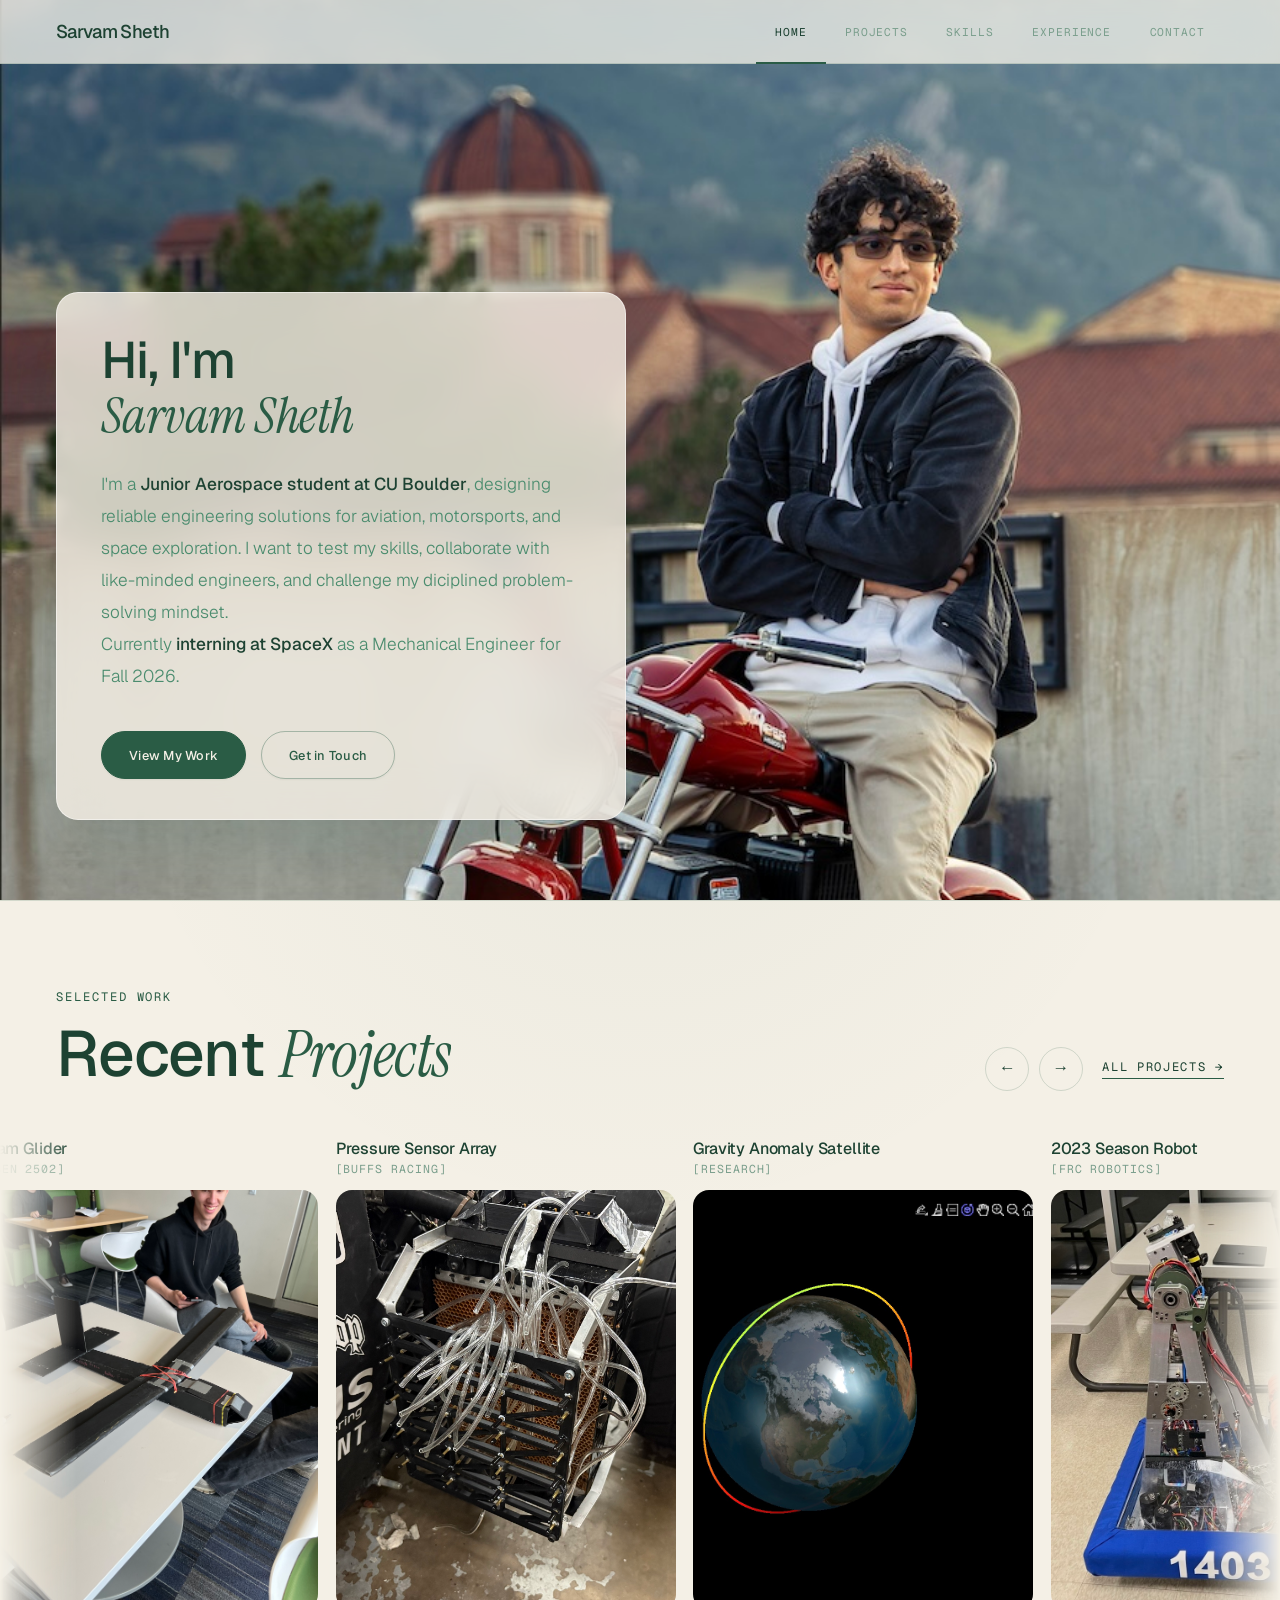
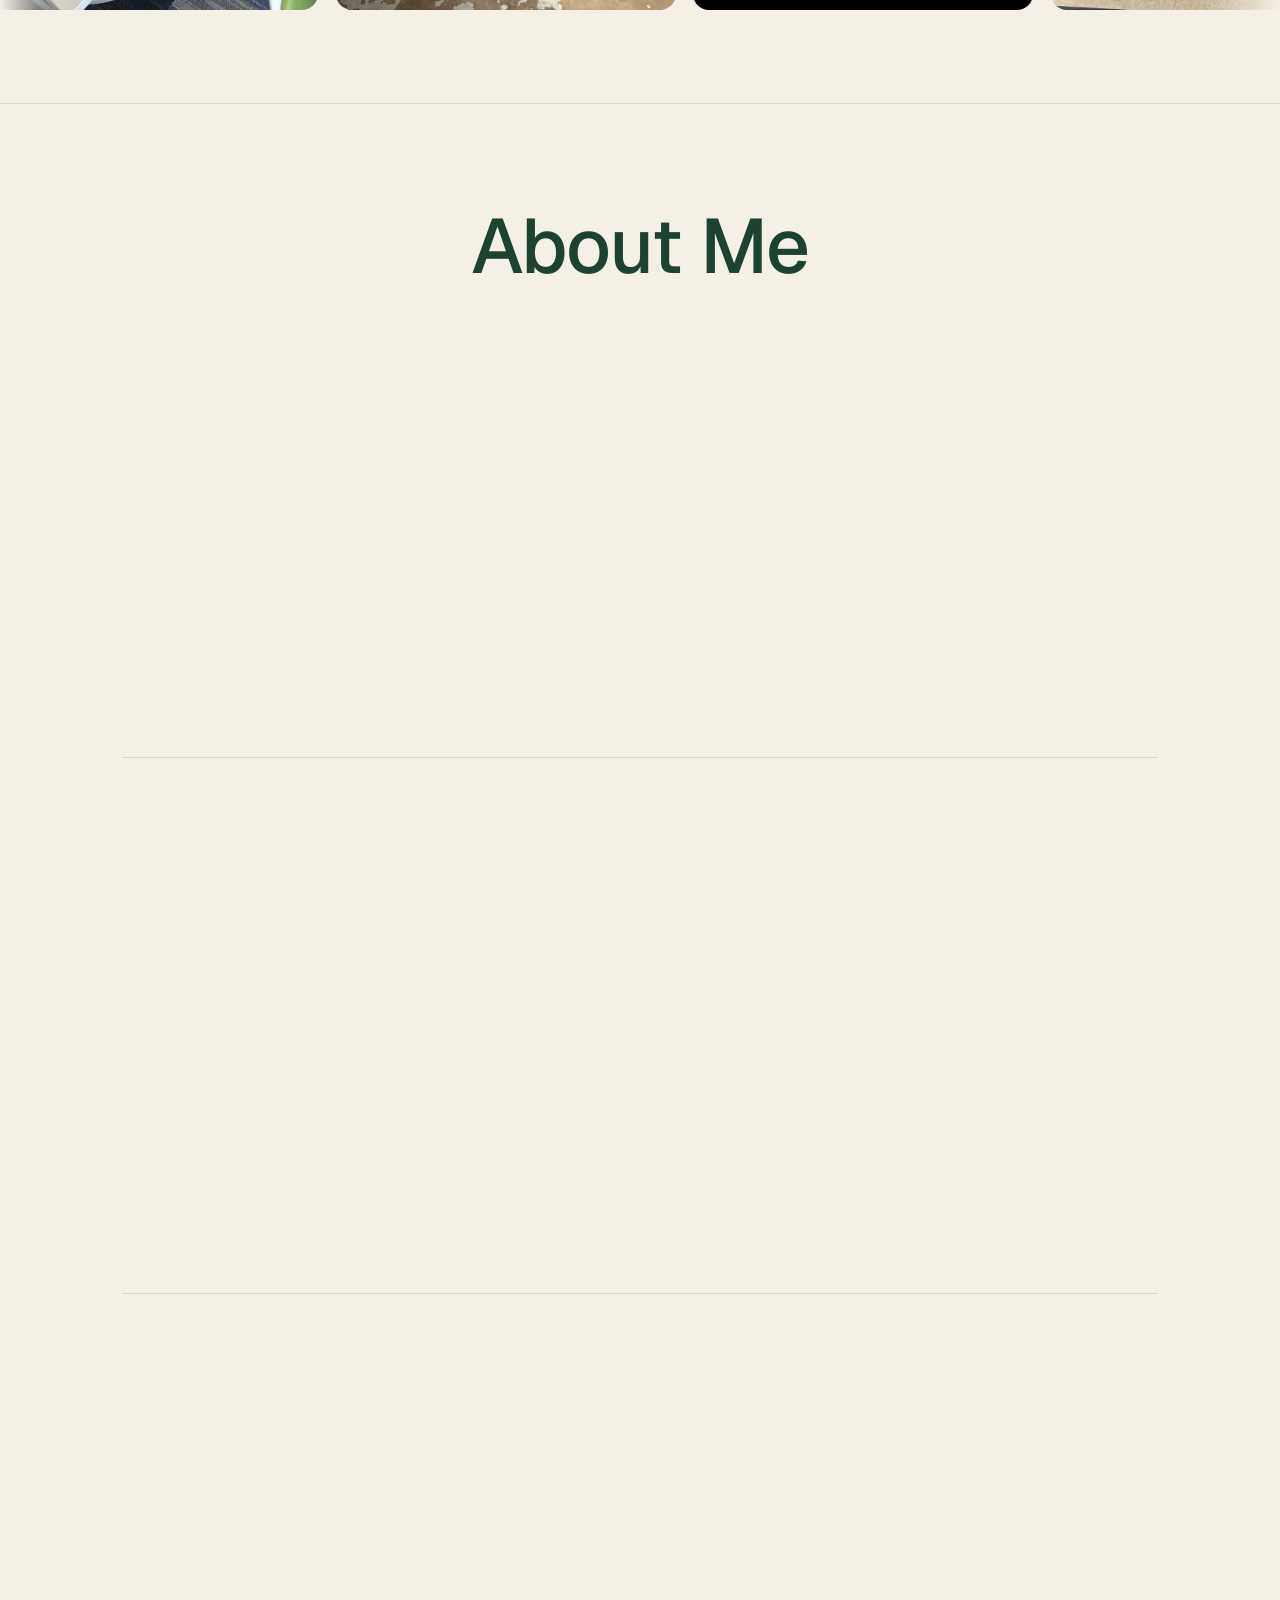
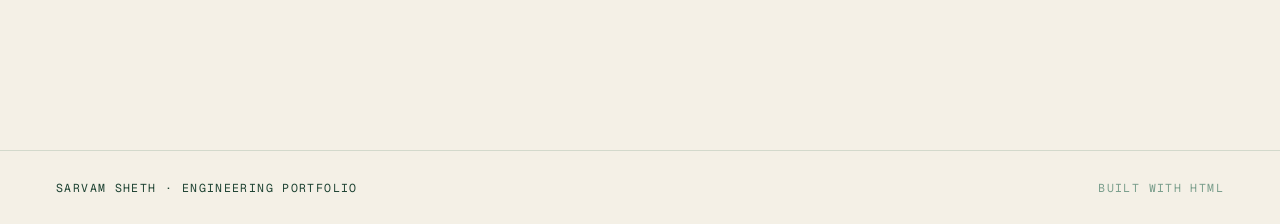
<file: index.html>
<!DOCTYPE html>
<html lang="en">
<head>
  <meta charset="UTF-8"/>
  <meta name="viewport" content="width=device-width, initial-scale=1.0"/>
  <title>Sarvam Sheth — Engineering Portfolio</title>
  <link rel="preconnect" href="https://fonts.googleapis.com">
  <link href="https://fonts.googleapis.com/css2?family=Geist:wght@300;400;500;600;700&family=Geist+Mono:wght@400;500&family=Instrument+Serif:ital@0;1&display=swap" rel="stylesheet">
  <link rel="stylesheet" href="styles.css">
</head>
<body>

<!-- NAV -->
<nav>
  <span class="nav-logo" onclick="location.href='index.html'">Sarvam Sheth</span>
  <button class="nav-toggle" type="button" aria-label="Open menu" aria-expanded="false" onclick="toggleNav()">
    <span></span><span></span><span></span>
  </button>
  <ul class="nav-links">
    <li><button onclick="location.href='index.html'" id="nav-index" class="active">Home</button></li>
    <li><button onclick="location.href='projects.html'" id="nav-projects">Projects</button></li>
    <li><button onclick="location.href='skills.html'" id="nav-skills">Skills</button></li>
    <li><button onclick="location.href='experience.html'" id="nav-experience">Experience</button></li>
    <li><button onclick="location.href='contact.html'" id="nav-contact">Contact</button></li>
  </ul>
</nav>

<div class="page active" id="page-home">

  <!-- Wrapper is taller than viewport — gives scroll room for sticky hero -->
  <div class="hero-wrapper">
    <div class="hero-fullbg" id="hero-sticky">

      <!-- BACKGROUND IMAGE — replace placeholder with your photo -->
      <div class="hero-bg-img">
        <!--
          TO ADD YOUR PHOTO:
          Replace the entire .hero-bg-placeholder div below with:
          <img src="your-photo.jpg" alt="Sarvam Sheth">
        -->
        <img src="bikeShort.jpeg" alt="Sarvam Sheth">
      </div>

      <!-- Text content — appears on scroll -->
      <div class="hero-content">
        <h1 class="hero-title">Hi, I'm<br><em>Sarvam Sheth</em></h1>
        <p class="hero-bio">
          I'm a <strong>Junior Aerospace student at CU Boulder</strong>, designing reliable engineering 
          solutions for aviation, motorsports, and space exploration.
          I want to test my skills, collaborate with like-minded engineers, 
          and challenge my diciplined problem-solving mindset.
          <br>
          Currently <strong>interning at SpaceX</strong> as a Mechanical Engineer for Fall 2026. 
        </p>
        <div class="hero-actions">
          <button class="btn btn-solid" onclick="location.href='projects.html'">View My Work</button>
          <button class="btn btn-solid" onclick="location.href='contact.html'">Get in Touch</button>
        </div>
      </div>

      <div class="hero-scroll-hint" id="hero-scroll-hint">Scroll</div>
    </div>
  </div><!-- /hero-wrapper -->

  <!-- Selected work — project strip; each card opens that project on the Projects page -->
  <section class="work-strip" id="work">
    <div class="work-head">
      <div>
        <p class="section-eyebrow">Selected Work</p>
        <h2 class="page-title">Recent <em>Projects</em></h2>
      </div>
      <div class="work-nav">
        <button class="work-arrow" type="button" data-dir="-1" aria-label="Previous projects">&larr;</button>
        <button class="work-arrow" type="button" data-dir="1" aria-label="Next projects">&rarr;</button>
        <a class="work-all" href="projects.html">All projects &rarr;</a>
      </div>
    </div>
    <div class="work-track" aria-label="Projects carousel">
      <a class="work-card" href="projects.html#p0" style="--i:0">
        <span class="work-label"><span class="work-name">Foam Glider</span><span class="work-cat">[ASEN 2502]</span></span>
        <span class="work-img"><img src="glider.jpeg" alt="Foam Glider" loading="lazy"></span>
      </a>
      <a class="work-card" href="projects.html#p1" style="--i:1">
        <span class="work-label"><span class="work-name">Pressure Sensor Array</span><span class="work-cat">[Buffs Racing]</span></span>
        <span class="work-img"><img src="rake.jpeg" alt="Pressure Sensor Array" loading="lazy"></span>
      </a>
      <a class="work-card" href="projects.html#p2" style="--i:2">
        <span class="work-label"><span class="work-name">Gravity Anomaly Satellite</span><span class="work-cat">[Research]</span></span>
        <span class="work-img"><img src="globe.jpeg" alt="Gravity Anomaly Satellite" loading="lazy"></span>
      </a>
      <a class="work-card" href="projects.html#p3" style="--i:3">
        <span class="work-label"><span class="work-name">2023 Season Robot</span><span class="work-cat">[FRC Robotics]</span></span>
        <span class="work-img"><img src="robot.jpeg" alt="2023 Season Robot" loading="lazy"></span>
      </a>
      <a class="work-card" href="projects.html#p4" style="--i:4">
        <span class="work-label"><span class="work-name">Interactive Planter</span><span class="work-cat">[GEEN 1400]</span></span>
        <span class="work-img"><img src="planter.jpeg" alt="Interactive Planter" loading="lazy"></span>
      </a>
    </div>
  </section>

  <!-- About — centered heading + 3 alternating full-width rows -->
  <div class="home-about" id="home-about">
    <div class="page-header" style="text-align:center; border-bottom:none; padding-top:1rem;">
      <h2 class="page-title">About Me</h2>
    </div>

    <div class="about-rows">

      <div class="about-row">
        <div class="about-row-text proj-slide-left">
          <p class="about-row-label">Who I Am</p>
          <div class="about-body">
            <p>
              I'm a disciplined learner who strives to experience as many things as possible. Whether its 
              developing a new skill to diagnosing what's wrong with my scooter engine, 
              I approach every problem with determination, curiosity, and passion for what I work on.
            </p>
            <p>
              I'm seeking engineering intern roles in aerospace/mechanical engineering.
            </p>
          </div>
          <div style="margin-top:2rem">
            <a class="btn btn-solid" href="Sarvam Sheth Resume November 2026.pdf">Download Resume →</a>
          </div>
        </div>
        <div class="about-row-img proj-slide-right">
          <div class="hero-bg-img">
            <img src="Engine.jpeg" alt="Engine go Kaboom">
          </div>
        </div>
      </div>

      <div class="about-row flip">
        <div class="about-row-img proj-slide-left">
          <div class="hero-bg-img">
            <img src="NYCFlight.jpeg" alt="NYC Flight">
          </div>
        </div>
        <div class="about-row-text proj-slide-right">
          <p class="about-row-label">My Interests</p>
          <div class="about-body">
            <p>
              Since I was 15, I have flown to amazing places. Now I have my Commercial License
              with an Instrument Rating. My favorite trip is  going up the hudson at night,
              where you are lower than most of the buildings off the wing.
            </p>
          </div>
        </div>
      </div>

      <div class="about-row">
        <div class="about-row-text proj-slide-left">
          <p class="about-row-label">What I Want to Work On</p>
          <div class="about-body">
            <p>
              After seeing the success of Ingenuity and the rapid testing of Starship launch, 
              people/robots need a way to transport things on Mars quick. I want to tie the knot
              between my passion for aviation and space exploration by creating drones that could deliver
              cargo and transport people across a colony.
            </p>
            <p>
            
            </p>
          </div>
        </div>
        <div class="about-row-img proj-slide-right">
          <div class="hero-bg-img">
            <img src="Shuttle.jpeg" alt="Space Shuttle">
          </div>
        </div>
      </div>

    </div>
  </div>

</div><!-- /home -->

<!-- ══════════════════════════════════════════
     PROJECTS
══════════════════════════════════════════ -->


<footer>
  <span>Sarvam Sheth &middot; Engineering Portfolio</span>
  <span>Built with HTML</span>
</footer>

<script src="main.js"></script>
</body>
</html>
</file>
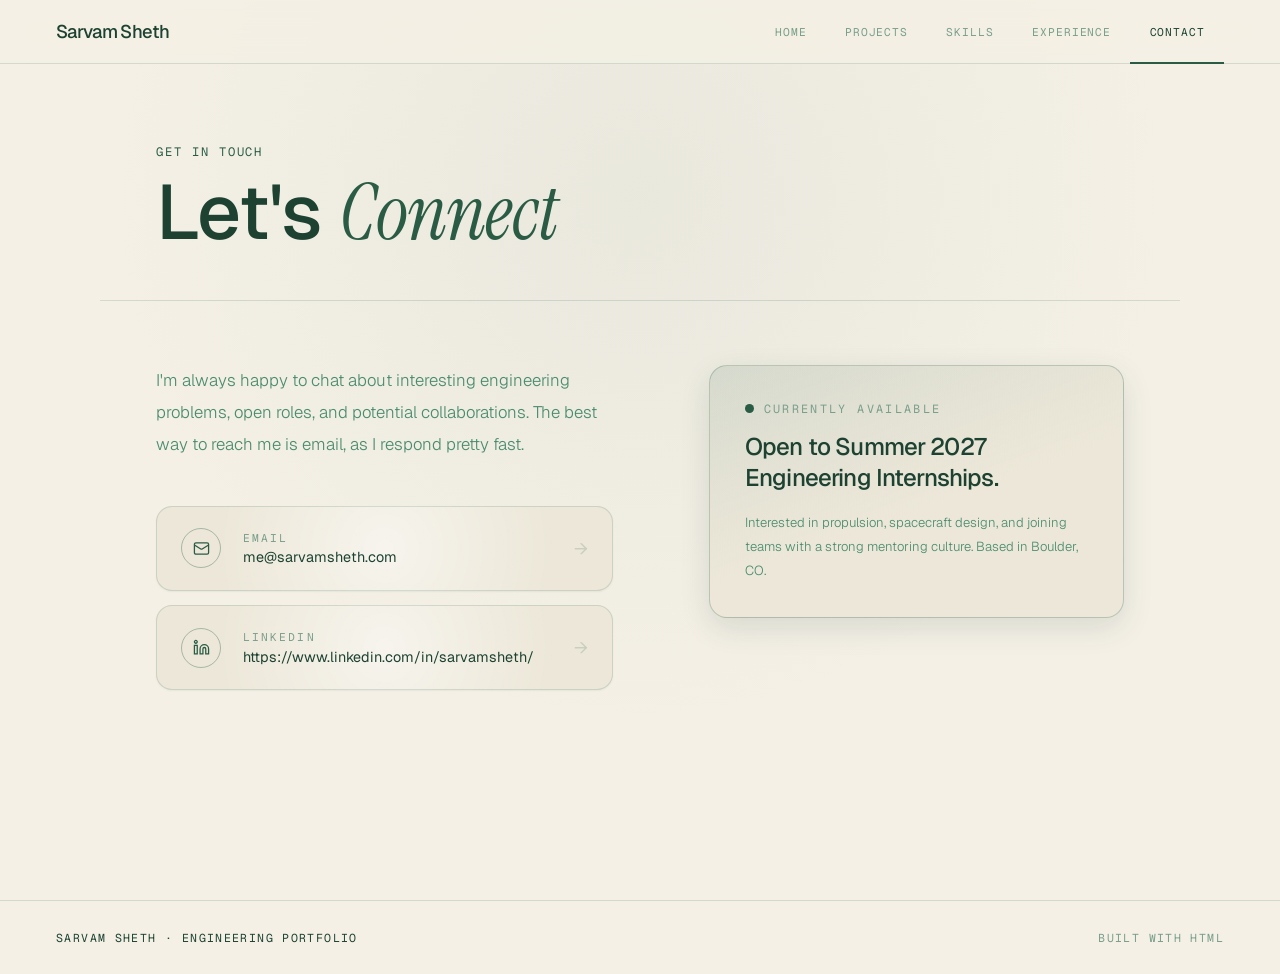
<file: contact.html>
<!DOCTYPE html>
<html lang="en">
<head>
  <meta charset="UTF-8"/>
  <meta name="viewport" content="width=device-width, initial-scale=1.0"/>
  <title>Contact — Sarvam Sheth</title>
  <link rel="preconnect" href="https://fonts.googleapis.com">
  <link href="https://fonts.googleapis.com/css2?family=Geist:wght@300;400;500;600;700&family=Geist+Mono:wght@400;500&family=Instrument+Serif:ital@0;1&display=swap" rel="stylesheet">
  <link rel="stylesheet" href="styles.css">
</head>
<body>

<!-- NAV -->
<nav>
  <span class="nav-logo" onclick="location.href='index.html'">Sarvam Sheth</span>
  <button class="nav-toggle" type="button" aria-label="Open menu" aria-expanded="false" onclick="toggleNav()">
    <span></span><span></span><span></span>
  </button>
  <ul class="nav-links">
    <li><button onclick="location.href='index.html'" id="nav-index">Home</button></li>
    <li><button onclick="location.href='projects.html'" id="nav-projects">Projects</button></li>
    <li><button onclick="location.href='skills.html'" id="nav-skills">Skills</button></li>
    <li><button onclick="location.href='experience.html'" id="nav-experience">Experience</button></li>
    <li><button onclick="location.href='contact.html'" id="nav-contact" class="active">Contact</button></li>
  </ul>
</nav>

<div class="page active" id="page-contact">
  <div class="page-header">
    <p class="section-eyebrow">Get in Touch</p>
    <h2 class="page-title">Let's <em>Connect</em></h2>
  </div>

  <div class="contact-body">
    <div class="reveal">
      <p class="contact-intro">
        I'm always happy to chat about interesting engineering problems, open roles,
        and potential collaborations. The best way to reach me is email, as I respond pretty fast.
      </p>
      <div class="contact-channels">

        <a class="contact-channel" href="mailto:me@sarvamsheth.com">
          <div class="ch-icon">
            <svg viewBox="0 0 24 24" fill="none" stroke="currentColor" stroke-width="1.8">
              <rect x="2" y="4" width="20" height="16" rx="2"/>
              <path d="m22 7-8.97 5.7a1.94 1.94 0 0 1-2.06 0L2 7"/>
            </svg>
          </div>
          <div class="ch-meta">
            <div class="ch-type">Email</div>
            <div class="ch-val">me@sarvamsheth.com</div>
          </div>
          <div class="ch-arr">→</div>
        </a>

        <a class="contact-channel" href="https://www.linkedin.com/in/sarvam-sheth-b23569243/" target="_blank">
          <div class="ch-icon">
            <svg viewBox="0 0 24 24" fill="none" stroke="currentColor" stroke-width="1.8">
              <path d="M16 8a6 6 0 0 1 6 6v7h-4v-7a2 2 0 0 0-2-2 2 2 0 0 0-2 2v7h-4v-7a6 6 0 0 1 6-6z"/>
              <rect x="2" y="9" width="4" height="12"/><circle cx="4" cy="4" r="2"/>
            </svg>
          </div>
          <div class="ch-meta">
            <div class="ch-type">LinkedIn</div>
            <div class="ch-val">https://www.linkedin.com/in/sarvamsheth/</div>
          </div>
          <div class="ch-arr">→</div>
        </a>
      </div>
    </div>

    <div class="reveal">
      <div class="avail-card">
        <div class="avail-status"><span class="avail-dot"></span>Currently Available</div>
        <div class="avail-title">Open to Summer 2027 Engineering Internships.</div>
        <div class="avail-detail">
          Interested in propulsion, spacecraft design, and joining teams with a strong
          mentoring culture. Based in Boulder, CO.
        </div>
      </div>
    </div>
  </div>
</div><!-- /contact -->

<!-- FOOTER -->


<footer>
  <span>Sarvam Sheth &middot; Engineering Portfolio</span>
  <span>Built with HTML</span>
</footer>

<script src="main.js"></script>
</body>
</html>
</file>
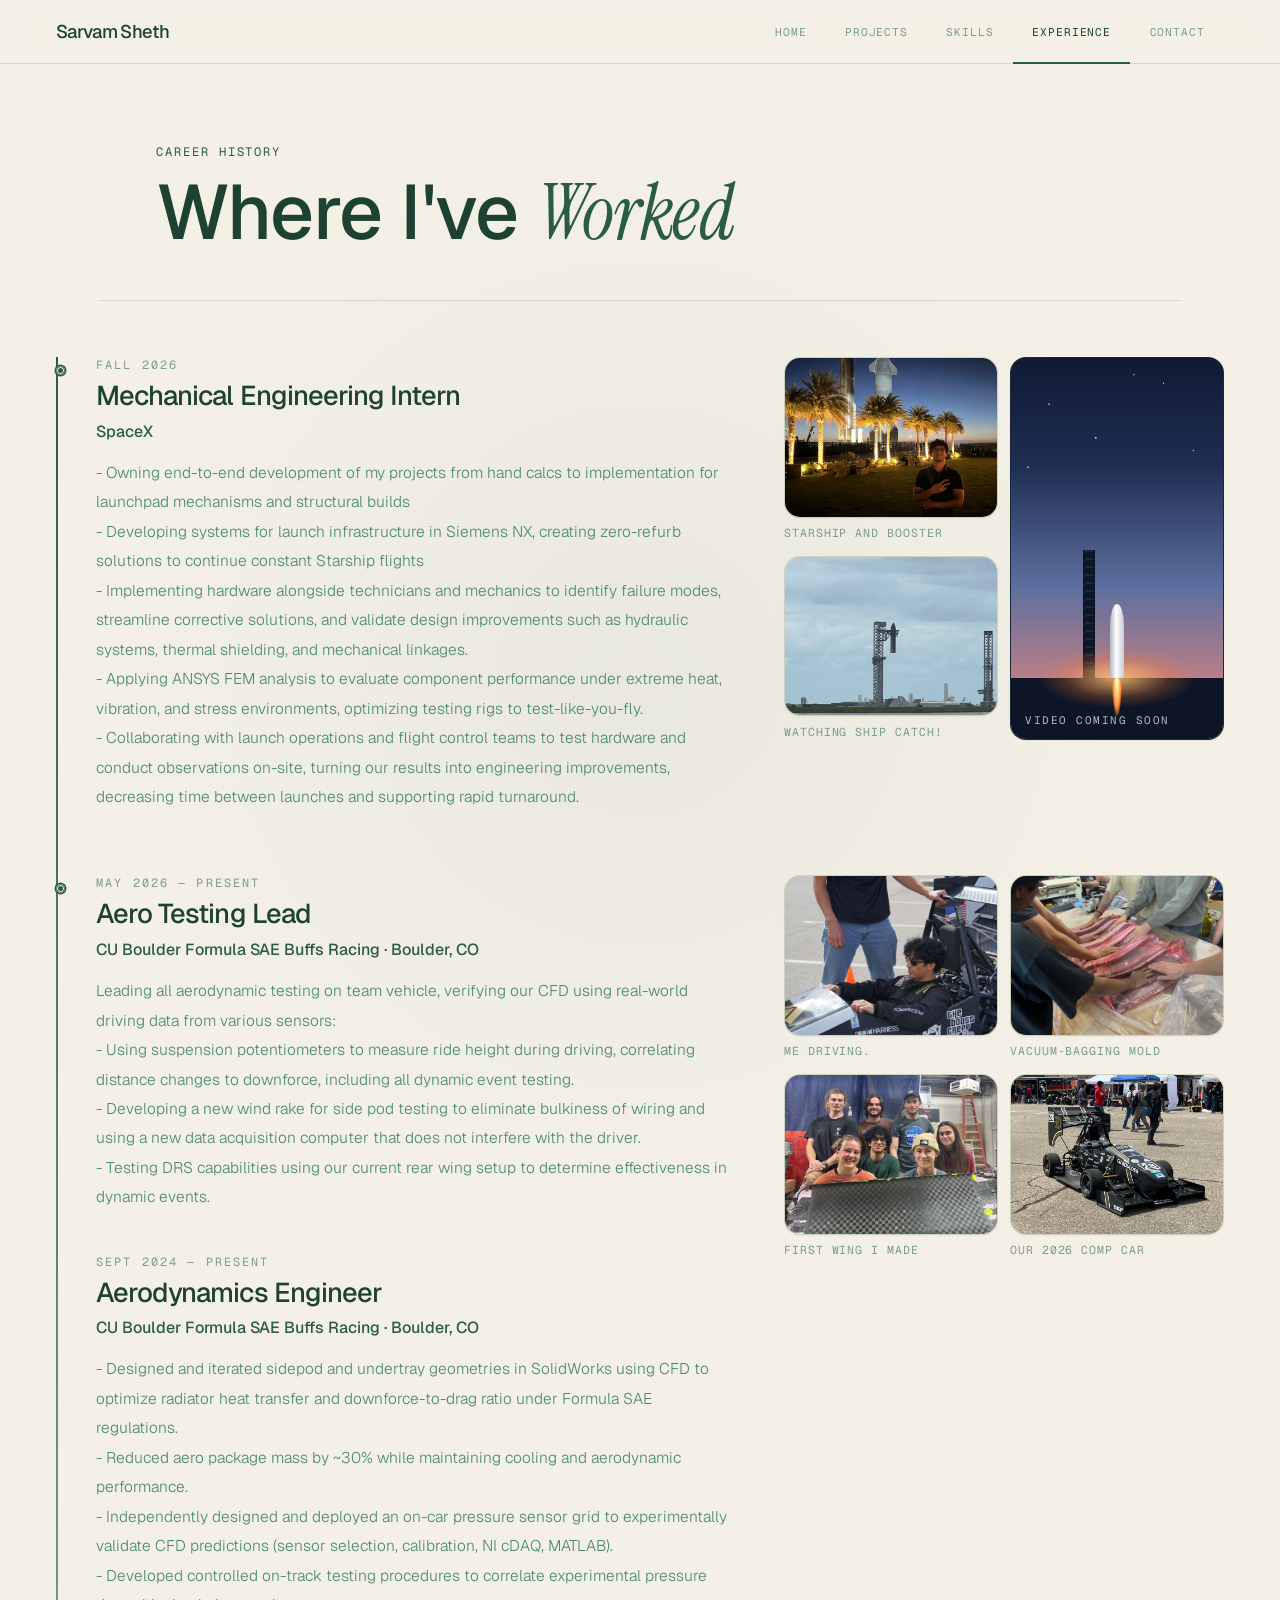
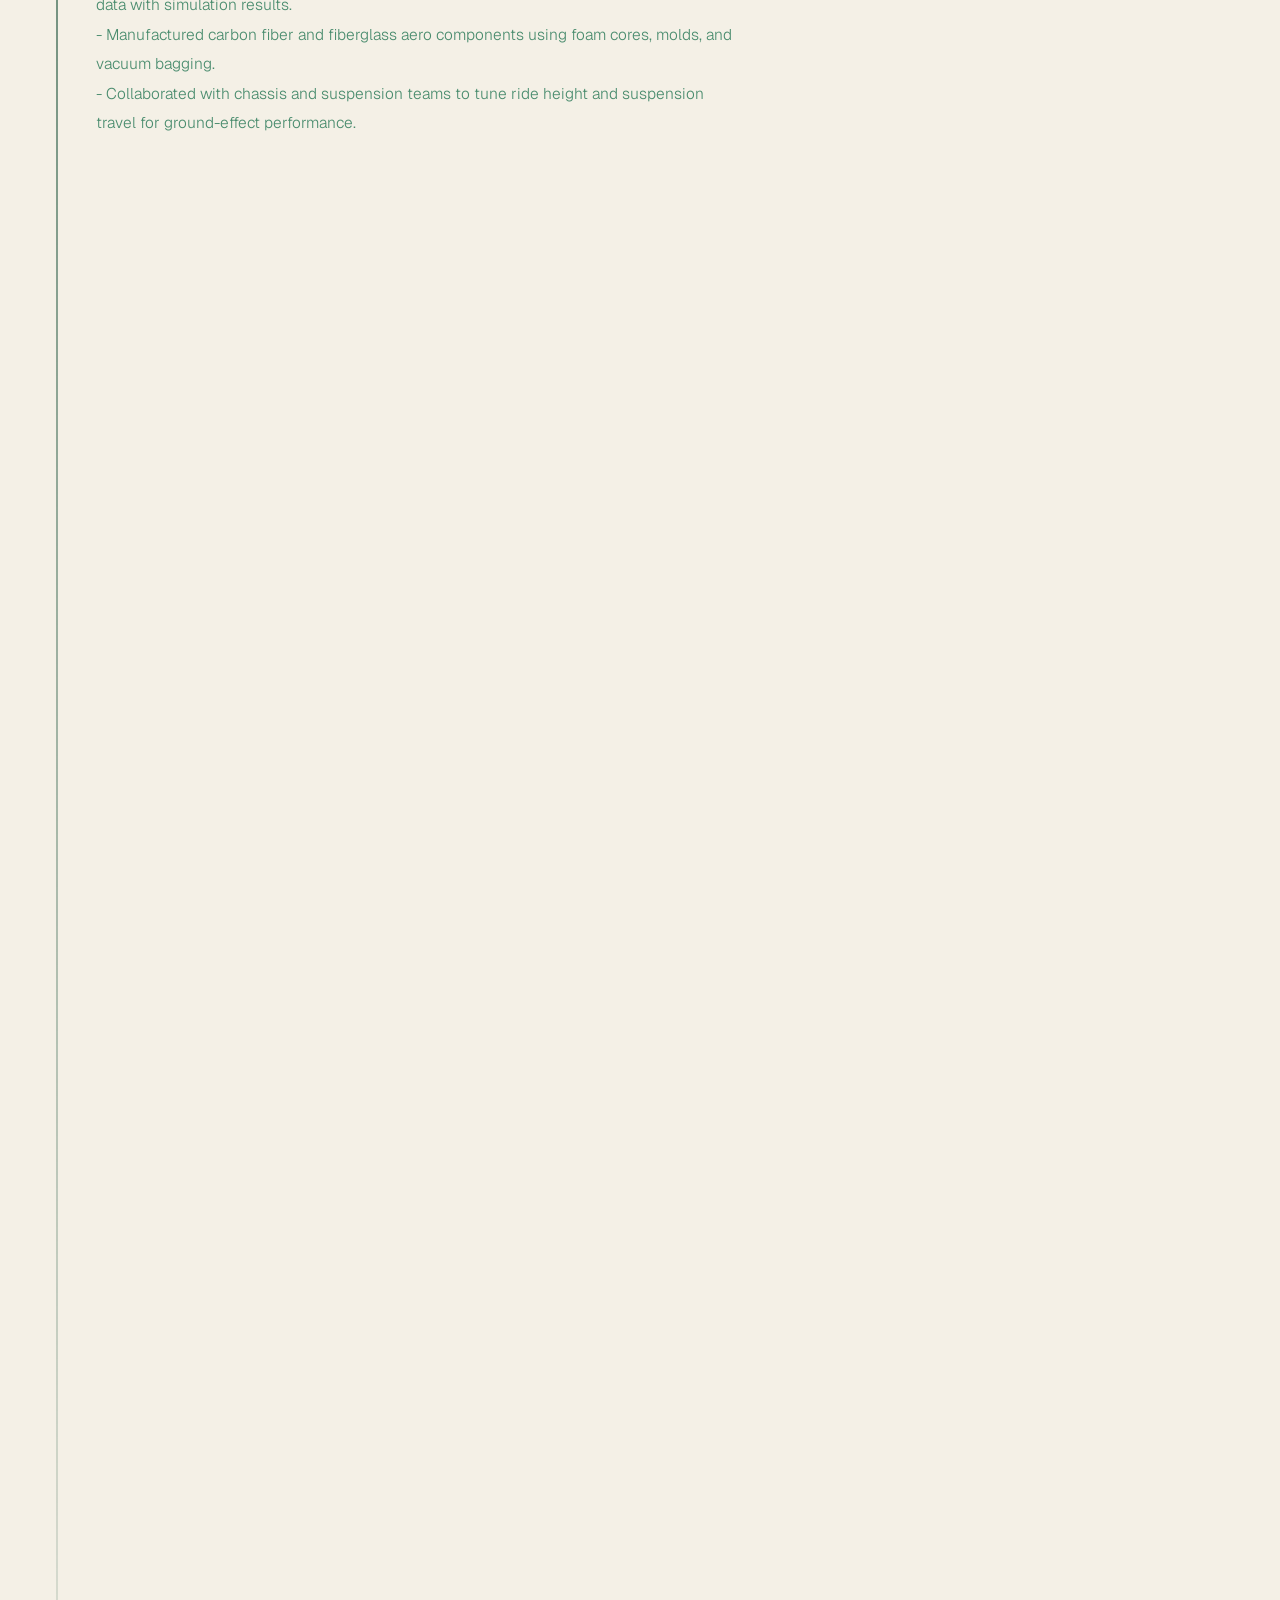
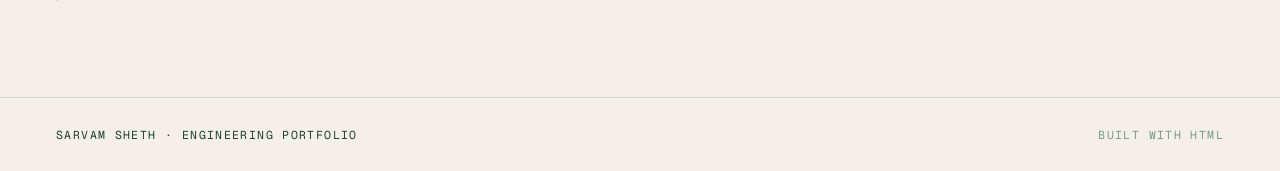
<file: experience.html>
<!DOCTYPE html>
<html lang="en">
<head>
  <meta charset="UTF-8"/>
  <meta name="viewport" content="width=device-width, initial-scale=1.0"/>
  <title>Experience — Sarvam Sheth</title>
  <link rel="preconnect" href="https://fonts.googleapis.com">
  <link href="https://fonts.googleapis.com/css2?family=Geist:wght@300;400;500;600;700&family=Geist+Mono:wght@400;500&family=Instrument+Serif:ital@0;1&display=swap" rel="stylesheet">
  <link rel="stylesheet" href="styles.css">
</head>
<body>

<!-- NAV -->
<nav>
  <span class="nav-logo" onclick="location.href='index.html'">Sarvam Sheth</span>
  <button class="nav-toggle" type="button" aria-label="Open menu" aria-expanded="false" onclick="toggleNav()">
    <span></span><span></span><span></span>
  </button>
  <ul class="nav-links">
    <li><button onclick="location.href='index.html'" id="nav-index">Home</button></li>
    <li><button onclick="location.href='projects.html'" id="nav-projects">Projects</button></li>
    <li><button onclick="location.href='skills.html'" id="nav-skills">Skills</button></li>
    <li><button onclick="location.href='experience.html'" id="nav-experience" class="active">Experience</button></li>
    <li><button onclick="location.href='contact.html'" id="nav-contact">Contact</button></li>
  </ul>
</nav>

<div class="page active" id="page-experience">
  <div class="page-header">
    <p class="section-eyebrow">Career History</p>
    <h2 class="page-title">Where I've <em>Worked</em></h2>
  </div>
  <div class="experience-body">
    <div class="timeline">
      <div class="timeline-item reveal">
        <div class="tl-text">
        <div class="tl-date">Fall 2026</div>
        <div class="tl-role">Mechanical Engineering Intern</div>
        <div class="tl-company">SpaceX</div>
        <div class="tl-desc">
          - Owning end-to-end development of my projects from hand calcs to implementation for launchpad mechanisms and structural builds <br>
          - Developing systems for launch infrastructure in Siemens NX, creating zero-refurb solutions to continue constant Starship flights <br>
          - Implementing hardware alongside technicians and mechanics to identify failure modes, streamline corrective solutions, and validate design improvements such as hydraulic systems, thermal shielding, and mechanical linkages. <br>
          - Applying ANSYS FEM analysis to evaluate component performance under extreme heat, vibration, and stress environments, optimizing testing rigs to test-like-you-fly.<br>
          - Collaborating with launch operations and flight control teams to test hardware and conduct observations on-site, turning our results into engineering improvements, decreasing time between launches and supporting rapid turnaround.<br>
        </div>
        </div>
        <div class="tl-images tl-images--video">
          <div>
            <div class="tl-img-item">
              <img src="RocketGarden.jpeg" alt="photo">
            </div>
            <p class="tl-img-cap">Starship and Booster</p>
          </div>
          <!-- Video: drop a file named spacex-video.mp4 in this folder and it plays here.
               Until then an animated placeholder shows instead. -->
          <div class="tl-video-cell">
            <div class="tl-video">
              <video src="spacex-video.mp4" autoplay muted loop playsinline preload="auto"></video>
              <div class="vp-controls">
                <button class="vp-play" type="button" aria-label="Pause video">
                  <svg class="i-pause" viewBox="0 0 24 24" fill="currentColor"><rect x="6" y="5" width="4" height="14" rx="1"/><rect x="14" y="5" width="4" height="14" rx="1"/></svg>
                  <svg class="i-play" viewBox="0 0 24 24" fill="currentColor"><path d="M8 5.5v13a1 1 0 0 0 1.5.86l10.5-6.5a1 1 0 0 0 0-1.72L9.5 4.64A1 1 0 0 0 8 5.5z"/></svg>
                </button>
                <input class="vp-seek" type="range" min="0" max="1000" step="1" value="0" aria-label="Video position">
                <span class="vp-time">0:00</span>
              </div>
              <div class="tl-video-ph" aria-hidden="true">
                <div class="vp-stars"></div>
                <div class="vp-trail"></div>
                <div class="vp-rocket"><div class="vp-body"></div><div class="vp-flame"></div></div>
                <div class="vp-ground"></div>
                <span class="vp-label">Video coming soon</span>
              </div>
            </div>
          </div>
          <div>
            <div class="tl-img-item">
              <img src="Catch.jpeg" alt="photo">
            </div>
            <p class="tl-img-cap">Watching ship catch!</p>
          </div>
        </div>
      </div>
      <div class="timeline-item reveal">
        <div class="tl-text">
        <div class="tl-date">May 2026 — Present</div>
        <div class="tl-role">Aero Testing Lead</div>
        <div class="tl-company">CU Boulder Formula SAE Buffs Racing · Boulder, CO</div>
        <div class="tl-desc">
          Leading all aerodynamic testing on team vehicle, verifying our CFD using real-world driving data from various sensors: <br>
          - Using suspension potentiometers to measure ride height during driving, correlating distance changes to downforce, including all dynamic event testing. <br>
          - Developing a new wind rake for side pod testing to eliminate bulkiness of wiring and using a new data acquisition computer that does not interfere with the driver. <br>
          - Testing DRS capabilities using our current rear wing setup to determine effectiveness in dynamic events. <br>
        </div>
        <br>
        <br>
        <div class="tl-date">Sept 2024 — Present</div>
        <div class="tl-role">Aerodynamics Engineer</div>
        <div class="tl-company">CU Boulder Formula SAE Buffs Racing · Boulder, CO</div>
        <div class="tl-desc">
          - Designed and iterated sidepod and undertray geometries in SolidWorks using CFD to optimize radiator heat transfer and downforce-to-drag ratio under Formula SAE regulations. <br>
          - Reduced aero package mass by ~30% while maintaining cooling and aerodynamic performance. <br>
          - Independently designed and deployed an on-car pressure sensor grid to experimentally validate CFD predictions (sensor selection, calibration, NI cDAQ, MATLAB). <br>
          - Developed controlled on-track testing procedures to correlate experimental pressure data with simulation results. <br>
          - Manufactured carbon fiber and fiberglass aero components using foam cores, molds, and vacuum bagging. <br>
          - Collaborated with chassis and suspension teams to tune ride height and suspension travel for ground-effect performance. <br>
        </div>
        </div>
        <div class="tl-images">
          <div>
            <div class="tl-img-item">
              <img src="Driver.jpeg" alt="photo">
            </div>
            <p class="tl-img-cap">Me driving.</p>
          </div>
          <div>
            <div class="tl-img-item">
              <img src="Mold.jpeg" alt="photo">
            </div>
            <p class="tl-img-cap">Vacuum-bagging mold</p>
          </div>
          <div>
            <div class="tl-img-item">
              <img src="FirstWing.jpeg" alt="photo">
            </div>
            <p class="tl-img-cap">First wing I made</p>
          </div>
          <div>
            <div class="tl-img-item">
              <img src="2026Car.jpeg" alt="photo">
            </div>
            <p class="tl-img-cap">Our 2026 Comp car</p>
          </div>
        </div>
      </div>
      <div class="timeline-item reveal">
        <div class="tl-text">
        <div class="tl-date">Sept 2025 — Present</div>
        <div class="tl-role">Undergraduate Researcher</div>
        <div class="tl-company">CU Boulder · Boulder, CO</div>
        <div class="tl-desc">
          Researching new methods for gravity anomaly detection using existing and new satellite designs. <br>
          - Currently developing a MATLAB simulation to correlate recent GRACE satellite data to atomic clock time relativity. <br>
          - Finding advancements to better current atomic clock structures for future missions. <br>
        </div>
        </div>
        <div class="tl-images">
          <div>
            <div class="tl-img-item">
              <img src="grace.jpeg" alt="photo">
            </div>
            <p class="tl-img-cap">Grace Satellite Example</p>
          </div>
          <div>
            <div class="tl-img-item">
              <img src="Earth.jpeg" alt="photo">
            </div>
            <p class="tl-img-cap">Simple orbit simulation in MATLAB</p>
          </div>
        </div>
      </div>
      <div class="timeline-item reveal">
        <div class="tl-text">
        <div class="tl-date">May 2025 — Aug 2025</div>
        <div class="tl-role">Aircraft Mechanics Intern</div>
        <div class="tl-company">Princeton Airport · Princeton, NJ</div>
        <div class="tl-desc">
          - Assisted A&P and IA mechanics with airport and aircraft responsibilities, and maintenance shop upkeep. <br>
          - Diagnosed mechanical, electrical, and avionics faults on general aviation aircraft by analyzing system behavior and identifying failure modes.<br>
          - Referenced maintenance manuals, wiring diagrams, and FAA documentation to troubleshoot and resolve issues.<br>
          - Assisted with a full engine replacement on a Cirrus SR20, supporting removal, installation, operational checks, and documentation for FAA compliance.<br>
          - Evaluated component wear, tolerances, and operational limits, applying real-world safety margins and reliability constraints.<br>
        </div>
        </div>
        <div class="tl-images">
          <div>
            <div class="tl-img-item">
              <img src="Warbird.jpeg" alt="Warbird">
            </div>
            <p class="tl-img-cap">Annual Inspection of a T-28B.</p>
          </div>
          <div>
            <div class="tl-img-item">
                <img src="AvionicsWiring.jpeg" alt="AvionicsWiring">
            </div>
            <p class="tl-img-cap">Working on wiring behind panel.</p>
          </div>
          <div>
            <div class="tl-img-item">
                <img src="EngineSwap.jpeg" alt="EngineSwap">
            </div>
            <p class="tl-img-cap">Engine Swap of a Cirrus SR20.</p>
          </div>
          <div>
            <div class="tl-img-item">
              <img src="Cessna.jpeg" alt="Cessna">
            </div>
            <p class="tl-img-cap">Engine Removal after crash.</p>
          </div>
          
        </div>
      </div>
      <div class="timeline-item reveal">
        <div class="tl-text">
        <div class="tl-date">Sept 2021 - June 2024</div>
        <div class="tl-role">Design Captain</div>
        <div class="tl-company">FRC Team 1403 Cougar Robotics · Skillman, NJ</div>
        <div class="tl-desc">
          - Oversaw end-to-end development of robotic components from conceptual design through manufacturing and testing, using CAD and FEA to model parts, assemblies, and subsystems.<br>
          - Led research, design iteration, and validation of mechanical components, ensuring designs met performance and manufacturability requirements.<br>
          - Led development of a lead-screw-driven telescoping arm achieving less than 1 sec extension, over 5 ft reach, and simplified maintenance for high-scoring game-piece placement.<br>
          - Operated and collaborated on fabrication using CNC machines, lathes, mills, laser cutters, and 3D printers to produce functional, purposeful hardware.<br>
          - Created and organized professional technical documentation, including CAD drawings, analyses, and design justifications, for formal review and competition judging.<br>
          - Coordinated a team of students, promoting clear communication, collaboration, and high engineering standards throughout the design cycle.<br>
          - Achieved team's highest-ever ranking 146th of 3290 teams globally.<br>
        </div>
        </div>
        <div class="tl-images">
          <div>
            <div class="tl-img-item">
              <img src="IntakePrototype.jpeg" alt="photo">
            </div>
            <p class="tl-img-cap">Prototype of Intake</p>
          </div>
          <div>
            <div class="tl-img-item">
              <img src="ArmCAD.jpeg" alt="photo">
            </div>
            <p class="tl-img-cap">CAD of Telescoping Arm</p>
          </div>
          <div>
            <div class="tl-img-item">
              <img src="SwerveCAD.jpeg" alt="photo">
            </div>
            <p class="tl-img-cap">Drivetrain CAD</p>
          </div>
          <div>
            <div class="tl-img-item">
              <img src="RobotCAD.jpeg" alt="photo">
            </div>
            <p class="tl-img-cap">Full Robot CAD</p>
          </div>
        </div>
      </div>
    </div>
  </div>
</div>

<footer>
  <span>Sarvam Sheth &middot; Engineering Portfolio</span>
  <span>Built with HTML</span>
</footer>

<script src="main.js"></script>
</body>
</html>
</file>
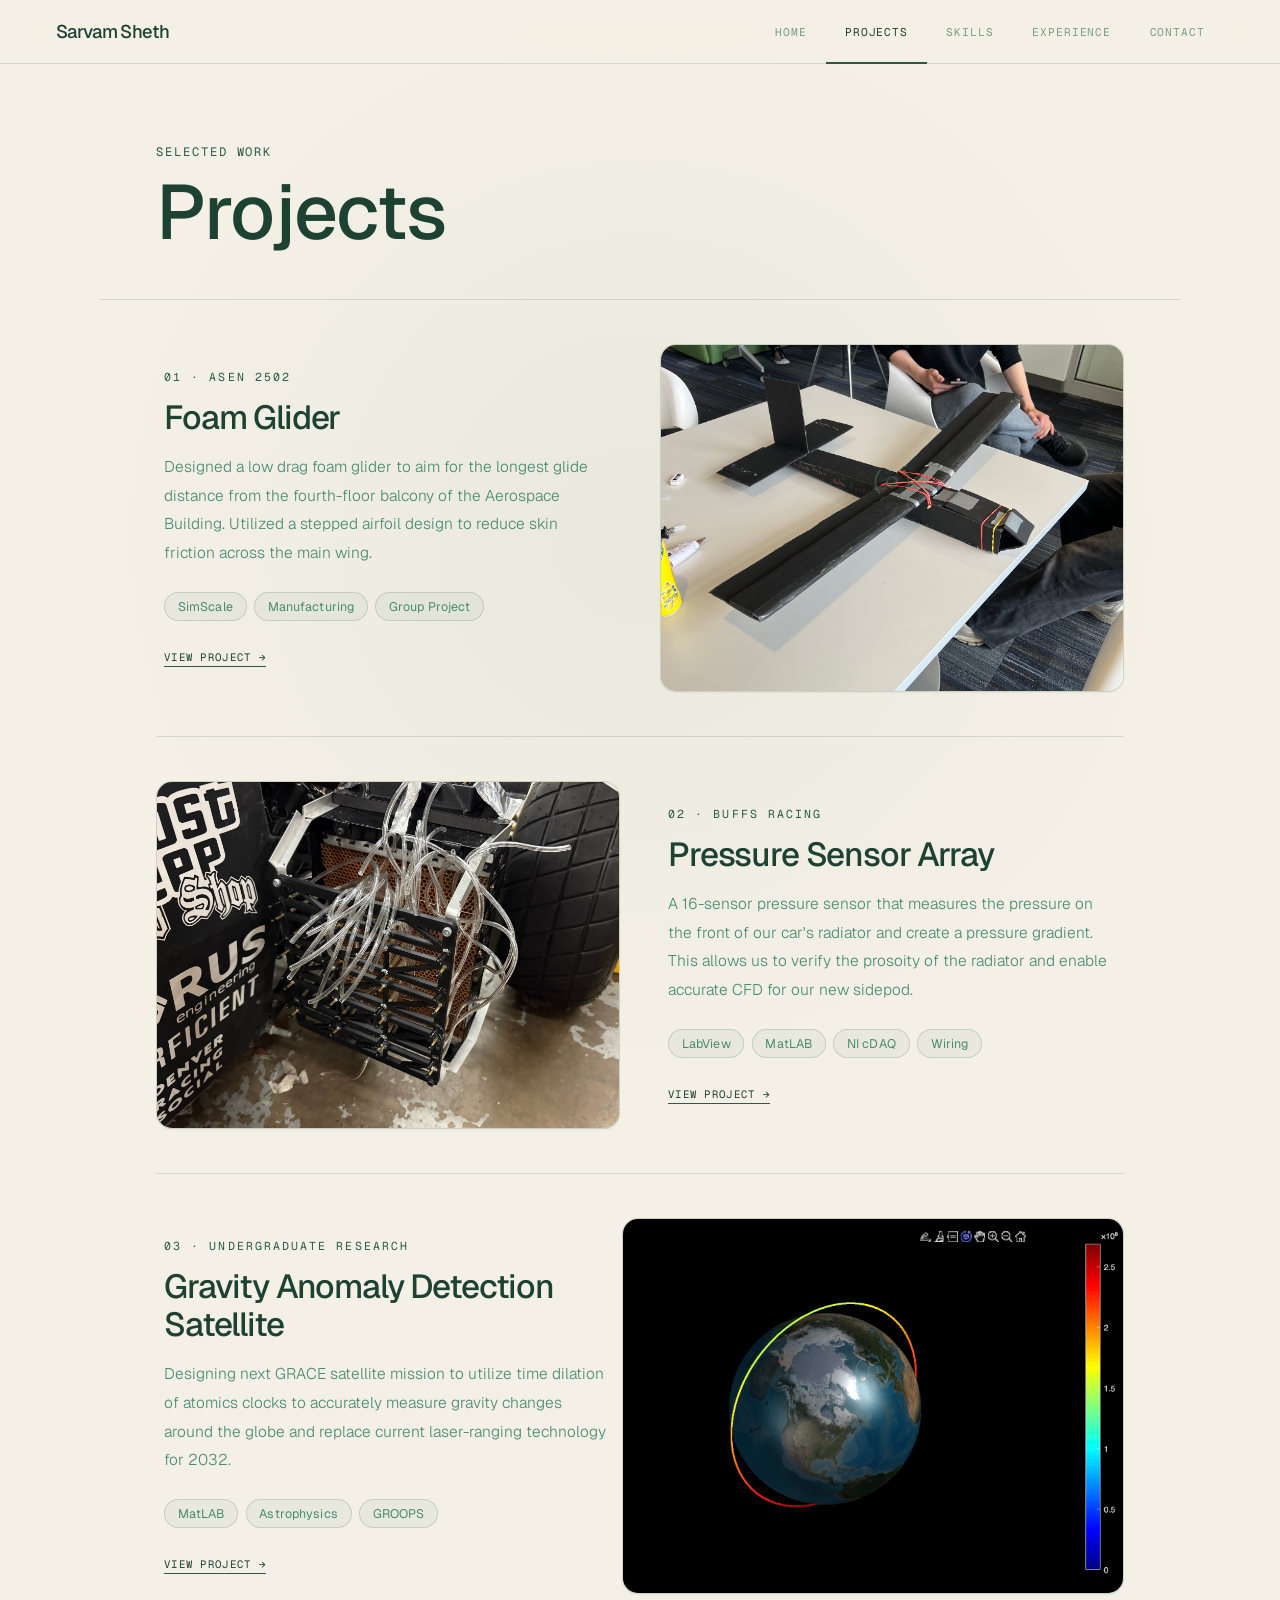
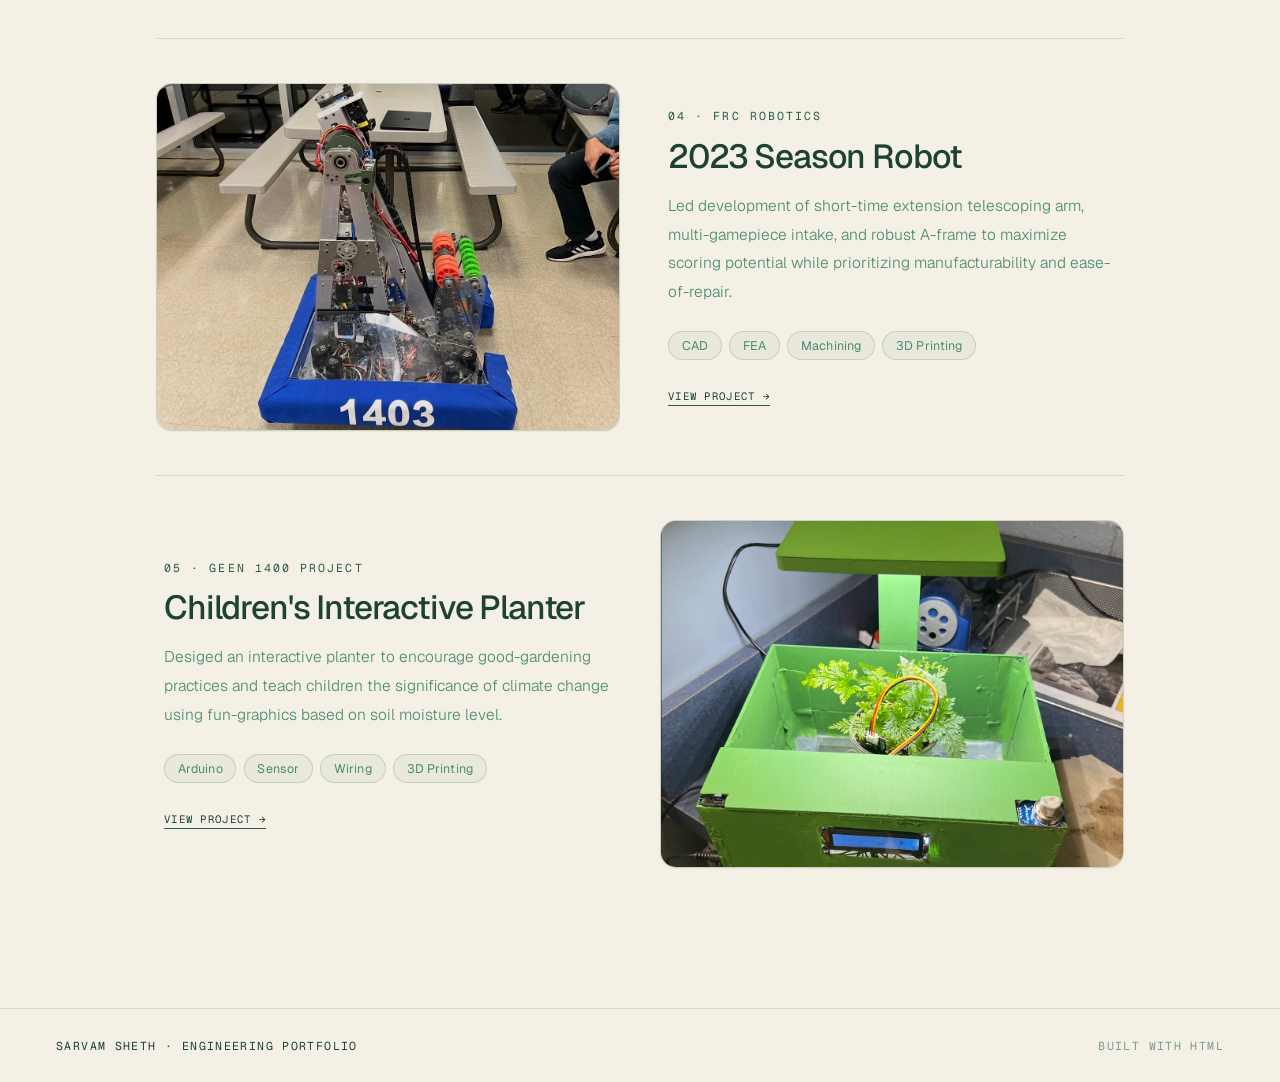
<file: projects.html>
<!DOCTYPE html>
<html lang="en">
<head>
  <meta charset="UTF-8"/>
  <meta name="viewport" content="width=device-width, initial-scale=1.0"/>
  <title>Projects — Sarvam Sheth</title>
  <link rel="preconnect" href="https://fonts.googleapis.com">
  <link href="https://fonts.googleapis.com/css2?family=Geist:wght@300;400;500;600;700&family=Geist+Mono:wght@400;500&family=Instrument+Serif:ital@0;1&display=swap" rel="stylesheet">
  <link rel="stylesheet" href="styles.css">
  <script>
    /* Arriving from a home project photo: keep that photo on screen (no flash)
       until main.js moves it into place as this project's banner. */
    try {
      var z = sessionStorage.getItem('pf-zoom');
      if (z && /^#p\d+$/.test(location.hash) && /^[\w.-]+$/.test(z)) {
        document.documentElement.classList.add('arriving');
        document.documentElement.style.background = '#f4f0e6 url("' + z + '") center / cover no-repeat';
      }
    } catch (e) {}
  </script>
</head>
<body>

<!-- NAV -->
<nav>
  <span class="nav-logo" onclick="location.href='index.html'">Sarvam Sheth</span>
  <button class="nav-toggle" type="button" aria-label="Open menu" aria-expanded="false" onclick="toggleNav()">
    <span></span><span></span><span></span>
  </button>
  <ul class="nav-links">
    <li><button onclick="location.href='index.html'" id="nav-index">Home</button></li>
    <li><button onclick="location.href='projects.html'" id="nav-projects" class="active">Projects</button></li>
    <li><button onclick="location.href='skills.html'" id="nav-skills">Skills</button></li>
    <li><button onclick="location.href='experience.html'" id="nav-experience">Experience</button></li>
    <li><button onclick="location.href='contact.html'" id="nav-contact">Contact</button></li>
  </ul>
</nav>

<div class="page active" id="page-projects">
  <div class="page-header">
    <p class="section-eyebrow">Selected Work</p>
    <h2 class="page-title">Projects</h2>
  </div>

  <div class="projects-list">

    <div class="project-item flip">
      <div class="proj-img-wrap proj-slide-right">
          <img src="glider.jpeg" alt="Glider">
        <div class="proj-img-placeholder">
          <svg viewBox="0 0 24 24" fill="none" stroke="currentColor" stroke-width="1.2">
            <circle cx="12" cy="12" r="3"/>
            <path d="M19.07 4.93a10 10 0 0 1 0 14.14M4.93 4.93a10 10 0 0 0 0 14.14"/>
          </svg>
          <span>Project Image</span>
          <small>560 × 420px recommended</small>
        </div>
      </div>
      <div class="proj-content proj-slide-left">
        <div class="proj-num">01 · ASEN 2502</div>
        <h3 class="proj-title">Foam Glider</h3>
        <p class="proj-desc">
          Designed a low drag foam glider to aim for the longest glide distance from the fourth-floor balcony of
          the Aerospace Building. Utilized a stepped airfoil design to reduce skin friction across the main wing.
        </p>
        <div class="proj-tags">
          <span class="tag">SimScale</span><span class="tag">Manufacturing</span>
          <span class="tag">Group Project</span>
        </div>
        <button class="proj-link" onclick="openProject('p0')">View Project →</button>
      </div>
    </div>

    <div class="project-item">
      <div class="proj-img-wrap proj-slide-left">
          <img src="rake.jpeg" alt="windrake">
        <div class="proj-img-placeholder">
          <svg viewBox="0 0 24 24" fill="none" stroke="currentColor" stroke-width="1.2">
            <polyline points="22 12 18 12 15 21 9 3 6 12 2 12"/>
          </svg>
          <span>Project Image</span>
          <small>560 × 420px recommended</small>
        </div>
      </div>
      <div class="proj-content proj-slide-right">
        <div class="proj-num">02 · Buffs Racing</div>
        <h3 class="proj-title">Pressure Sensor Array</h3>
        <p class="proj-desc">
          A 16-sensor pressure sensor that measures the pressure on the front of our car's 
          radiator and create a pressure gradient. This allows us to verify the prosoity of 
          the radiator and enable accurate CFD for our new sidepod.
        </p>
        <div class="proj-tags">
          <span class="tag">LabView</span><span class="tag">MatLAB</span>
          <span class="tag">NI cDAQ</span><span class="tag">Wiring</span>
        </div>
        <button class="proj-link" onclick="openProject('p1')">View Project →</button>
      </div>
    </div>

    <div class="project-item flip">
      <div class="proj-img-wrap proj-slide-right">
          <img src="globe.jpeg" alt="Matlab Sim">
        <div class="proj-img-placeholder">
          <svg viewBox="0 0 24 24" fill="none" stroke="currentColor" stroke-width="1.2">
            <circle cx="12" cy="12" r="3"/>
            <path d="M19.07 4.93a10 10 0 0 1 0 14.14M4.93 4.93a10 10 0 0 0 0 14.14"/>
          </svg>
          <span>Project Image</span>
          <small>560 × 420px recommended</small>
        </div>
      </div>
      <div class="proj-content proj-slide-left">
        <div class="proj-num">03 · Undergraduate Research</div>
        <h3 class="proj-title">Gravity Anomaly Detection Satellite</h3>
        <p class="proj-desc">
          Designing next GRACE satellite mission to utilize time dilation 
          of atomics clocks to accurately measure gravity changes around the globe 
          and replace current laser-ranging technology for 2032.
        </p>
        <div class="proj-tags">
          <span class="tag">MatLAB</span><span class="tag">Astrophysics</span>
          <span class="tag">GROOPS</span>
        </div>
        <button class="proj-link" onclick="openProject('p2')">View Project →</button>
      </div>
    </div>

    <div class="project-item">
      <div class="proj-img-wrap proj-slide-left">
          <img src="robot.jpeg" alt="2023 Robot">
        <div class="proj-img-placeholder">
          <svg viewBox="0 0 24 24" fill="none" stroke="currentColor" stroke-width="1.2">
            <path d="M12 2L2 7l10 5 10-5-10-5zM2 17l10 5 10-5M2 12l10 5 10-5"/>
          </svg>
          <span>Project Image</span>
          <small>560 × 420px recommended</small>
        </div>
      </div>
      <div class="proj-content proj-slide-right">
        <div class="proj-num">04 · FRC Robotics</div>
        <h3 class="proj-title">2023 Season Robot</h3>
        <p class="proj-desc">
          Led development of short-time extension telescoping arm, multi-gamepiece intake, 
          and robust A-frame to maximize scoring potential while prioritizing 
          manufacturability and ease-of-repair.
        </p>
        <div class="proj-tags">
          <span class="tag">CAD</span><span class="tag">FEA</span>
          <span class="tag">Machining</span><span class="tag">3D Printing</span>
        </div>
        <button class="proj-link" onclick="openProject('p3')">View Project →</button>
      </div>
    </div>

    <div class="project-item flip">
      <div class="proj-img-wrap proj-slide-right">
          <img src="planter.jpeg" alt="Planter">
        <div class="proj-img-placeholder">
          <svg viewBox="0 0 24 24" fill="none" stroke="currentColor" stroke-width="1.2">
            <rect x="2" y="3" width="20" height="14" rx="2"/>
            <path d="M8 21h8M12 17v4"/>
          </svg>
          <span>Project Image</span>
          <small>560 × 420px recommended</small>
        </div>
      </div>
      <div class="proj-content proj-slide-left">
        <div class="proj-num">05 · GEEN 1400 Project</div>
        <h3 class="proj-title">Children's Interactive Planter</h3>
        <p class="proj-desc">
          Desiged an interactive planter to encourage good-gardening 
          practices and teach children the significance of climate change 
          using fun-graphics based on soil moisture level.
        </p>
        <div class="proj-tags">
          <span class="tag">Arduino</span><span class="tag">Sensor</span>
          <span class="tag">Wiring</span><span class="tag">3D Printing</span>
        </div>
        <button class="proj-link" onclick="openProject('p4')">View Project →</button>
      </div>
    </div>

  </div>
</div><!-- /projects -->

<!-- ══════════════════════════════════════════
     SKILLS
══════════════════════════════════════════ -->


<footer>
  <span>Sarvam Sheth &middot; Engineering Portfolio</span>
  <span>Built with HTML</span>
</footer>

<div class="proj-modal-backdrop" id="modal-backdrop" onclick="closeProject()"></div>

<!-- PROJECT 0 -->
<div class="proj-modal" id="modal-p0">
  <div class="pmod-header">
    <button class="pmod-back" onclick="closeProject()">
      <svg viewBox="0 0 24 24" fill="none" stroke="currentColor" stroke-width="2"><path d="M19 12H5M5 12l7 7M5 12l7-7"/></svg>
      Back to Projects
    </button>
    <span class="pmod-num">01 · Featured</span>
  </div>
  <div class="pmod-hero-img">
     <img src="glider.jpeg" alt="Glider">
  </div>
  <div class="pmod-body">
    <h2 class="pmod-title">Foam Glider</h2>
    <div class="pmod-tags">
      <span class="tag">CFD</span><span class="tag">Simscale</span><span class="tag">MATLAB</span>
    </div>
    <div class="pmod-meta">
      <div class="pmod-meta-item"><div class="pmod-meta-label">Timeline</div><div class="pmod-meta-val">1 month</div></div>
      <div class="pmod-meta-item"><div class="pmod-meta-label">Role</div><div class="pmod-meta-val">Lead Engineer</div></div>
    </div>
    <div class="pmod-section">
      <div class="pmod-section-title">Overview</div>
      <div class="pmod-text">
        <p>Using provided materials and a tight timeframe, I was able to design and fly a foam glider built from scratch, using primarily foam board, hot glue, and some rubber bands.</p>
        <p>Our goal was to fly the farthest distance from being launched from the fourth floor of our aerospace building, and achieved a class record distance of 89 meters</p>
      </div>
    </div>
    <div class="pmod-section">
      <div class="pmod-section">
      <div class="pmod-section-title">Images</div>
      <div class="pmod-img-grid">
        <div>
          <div class="pmod-inline-img">
            <img src="groupphoto.jpeg" alt="Photo">
          </div>
          <p class="pmod-img-cap">Photo of members</p>
        </div>
        <div>
          <div class="pmod-inline-img">
            <img src="cfd.jpeg" alt="CFD">
          </div>
          <p class="pmod-img-cap">CFD Simulation</p>
        </div>
      </div>
    </div>
      <div class="pmod-text">
        <p>For our Intro to Aeronautics project, we were tasked with designing and building a foam glider
          using provided materials such as foam board, pink foam, hot glue, and a razer. The goal was to 
          be able to hold a camera/dummy weight and glide the longest distance after launching from the top
          of our aerospace building. </p>

          <p>Most teams decided to use the pink foam and CNC cut airfoil shapes like majority of previous teams using the
          machine provided by the professors. Professors recommended to just use a flat-plate wing using a single piece
          of foam board. However, we wanted to do something different. </p>
 
          <p>After researching from multiple sources, a YouTube video came up demonstrating a stepped-airfoil, a double layered
          foam-board wing with a curved front. While air travels around a normal airfoil, the step of a stepped-airfoil
          creates a pocket of air, which then surrounding air travels over, reducing skin friction and thus decreasing
          overall drag, yet acting like a normal airfoil. </p>

          <p>I took on the role of verifying these airfoils in CFD by running simulations with different chord lengths,
          step heights, and curved edges, finally settling on the one shown above. You can see that the blue region 
          resembles that of a traditional airfoil, yet the actual airfoil profile is much smaller. Additionally, we aimed
          to make the dark blue region not collide with the airfoil to reduce drag, but noticed our lift decreased due to less air
          contacting the bottom side of the wing as part of the lift force. </p>

          <p>After verifying this in CFD, we ultimately compared a flat-plate wing, a NACA 4412 wing, 
          and the stepped-airfoil wing of the same planform areas. Throwing the glider multiple times, 
          we determined that the stepped-airfoil and flat-plate wing performed much better 
          than the NACA 4412 in the same conditions. We also took note that the stepped-airfoil performed better in windy conditions
          compared to the flat-plate airfoil. This was crucial in our record-setting flight by constantly switching out the airfoil based
          on wind conditions, which almost no team took note of. The use of rubber bands made this process easy.
          Our record of 83m came from our stepped airfoil with a decent headwind, stunning our professors who thought this idea
          would not work at all. </p>
      </div>
    </div>
  </div>
</div>


<!-- PROJECT 1 -->
<div class="proj-modal" id="modal-p1">
  <div class="pmod-header">
    <button class="pmod-back" onclick="closeProject()">
      <svg viewBox="0 0 24 24" fill="none" stroke="currentColor" stroke-width="2"><path d="M19 12H5M5 12l7 7M5 12l7-7"/></svg>
      Back to Projects
    </button>
    <span class="pmod-num">01 · Featured</span>
  </div>
  <div class="pmod-hero-img">
     <img src="rake.jpeg" alt="Wing Rake">
    <div class="pmod-img-ph">
      <svg viewBox="0 0 24 24" fill="none" stroke="currentColor" stroke-width="1.2"><polyline points="22 12 18 12 15 21 9 3 6 12 2 12"/></svg>
    </div>
  </div>
  <div class="pmod-body">
    <h2 class="pmod-title">Pressure Sensor Array</h2>
    <div class="pmod-tags">
      <span class="tag">CFD</span><span class="tag">LabView</span><span class="tag">MATLAB</span><span class="tag">NI cDAQ</span><span class="tag">Wiring</span>
    </div>
    <div class="pmod-meta">
      <div class="pmod-meta-item"><div class="pmod-meta-label">Timeline</div><div class="pmod-meta-val">3 months</div></div>
      <div class="pmod-meta-item"><div class="pmod-meta-label">Role</div><div class="pmod-meta-val">Lead Engineer</div></div>
    </div>
    <div class="pmod-section">
      <div class="pmod-section-title">Overview</div>
      <div class="pmod-text">
        <p>With assistance from my team, I created a 16 pressure sensor array used to create a pressure map of the front of our car's radiator. This was needed in order to create a realistic model of our radiator in CFD for our sidepod design.  </p>
        <p>I designed the setup from scratch, led a team of engineers, created the PCB design, selected the appropriate sensors, and set up the entire system before our planned testing day.</p>
      </div>
    </div>
    <div class="pmod-section">
      <div class="pmod-section">
      <div class="pmod-section-title">Images</div>
      <div class="pmod-img-grid">
        <div>
          <div class="pmod-inline-img">
            <img src="cDAQ.jpeg" alt="Dashboard">
          </div> 
          <p class="pmod-img-cap">cDAQ Setup</p>
        </div>
        <div>
          <div class="pmod-inline-img">
            <img src="RakeOnCar.jpeg" alt="Metrics">
          </div>
          <p class="pmod-img-cap">Rake On Car Driving</p>
        </div>
      </div>
    </div>
      <div class="pmod-text">
        <p>Since our Formula SAE car never utilized sidepods before,
          we had to collect data in order to determine the porosity of our 
          radiator, as that information was not readily available. This was 
          crucial to verifying our CFD simulations in order to optimize the 
          sidepod shroud. My goal was to use pressure sensors in a grid-pattern 
          to measure the differential pressure at different points in front of 
          the radiator, kind of how a pitot tube and static port work on a plane. <br>
          <br>
          My teammate and I went through the development of a 3d printed grid, 
          with 32 brass tubes, 16 pairs for 16 sensors. The sensors we used 
          were 7391-BCE-S-005-000 differential pressure sensors, each with two 
          inputs, one for ram air pressure and the other for static pressure. 
          The static pressure tube was blocked on the end with holes drilled on 
          the sides to act like static ports. This gave the pressure difference 
          between the ambient pressure and the pressure received by the radiator 
          based on the speed of the car, as ram-pressure increased with speed. <br>
          <br>
          The biggest challenge was integrating the sensors with a brand 
          new DAQ computer that we had never tested. I had to learn LabVIEW on-the-go 
          from scratch using National Instruments' modules and controllers. I was able 
          to get it running with only hours to spare as it was a last minute decision 
          to switch, but it turned out to be a huge success. <br>
          <br>
          We took CB6 to Colorado National Speedway, where we conducted straight-line 
          speed tests, both with the wind rake in front and then behind the radiator. 
          The wind-rake melted on our last test, but we were able to collect valuable 
          data and ultimately determine the porosity of the radiator. We will now go 
          on to finalize the sidepod design and begin manufacturing in the spring.</p>
      </div>
    </div>
    <div class="pmod-section">
      <div class="pmod-section-title">Key Challenges</div>
      <ul class="pmod-bullets">
        <li>Shifting from Arduino setup to NI cDAQ setup in a single day.</li>
        <li>Tubes from sensors to inlets were not as bendable as hopes, so the array was offset a few inches from the front of the radiator</li>
        <li>Harder for array to mount on the rear due to large tubes, so metal brackets were extended and can be flipped to the rear.</li>
      </ul>
    </div>
    <div class="pmod-section">
      <div class="pmod-section-title">Procedures + Outcomes</div>
      <ul class="pmod-bullets">
        <li>Collected pressure data for three constant speeds by redlining up to 3rd gear.</li>
        <li>Straight line, skidpad, S-turn, and Shalom courses driven.</li>
        <li>Data was inputted into MATLAB to create pressure maps of front and rear faces of the radiator.</li>
      </ul>
    </div>
  </div>
</div>

<!-- PROJECT 2 -->
<div class="proj-modal" id="modal-p2">
  <div class="pmod-header">
    <button class="pmod-back" onclick="closeProject()">
      <svg viewBox="0 0 24 24" fill="none" stroke="currentColor" stroke-width="2"><path d="M19 12H5M5 12l7 7M5 12l7-7"/></svg>
      Back to Projects
    </button>
    <span class="pmod-num">02</span>
  </div>
  <div class="pmod-hero-img">
    <img src="multiorbit.jpeg" alt="Config System">
  </div>
  <div class="pmod-body">
    <h2 class="pmod-title">Gravity Anomaly Detection Satellite</h2>
    <div class="pmod-tags">
      <span class="tag">MATLAB</span><span class="tag">ASTROPHYSICS</span><span class="tag">GROOPS</span>
    </div>
    <div class="pmod-meta">
      <div class="pmod-meta-item"><div class="pmod-meta-label">Timeline</div><div class="pmod-meta-val">Continuous</div></div>
      <div class="pmod-meta-item"><div class="pmod-meta-label">Role</div><div class="pmod-meta-val">Sole Author</div></div>
    </div>
    <div class="pmod-section">
      <div class="pmod-section-title">Overview</div>
      <div class="pmod-text">
        <p>Using previously obtained GRACE Satellite data, I'm developing a new design of gravity anomaly detection to predict and monitor climate change impacts.
          The design utilizes a single satellite with an atomic clock to precisely measure gravity changes based on time relativistic data, working off Einstein's theory of relativity.
          Current GRACE satellite missions consists of two satellites measuring distance changes due to gravity using laser-ranging and microwave-ranging technology, 
          which is slightly outdated and satellites take time to accelerate, delaying the gravity measurement. Time change is nearly instantaenous and is far mroe accurate, allowing for high-degree data.
        </p>
        <p>
          I am currently working on a MATLAB script to recreate GRACE satellite orbits to visualize how the frequency of atomic 
          clocks change due to gravity data. This will allow for proof of concept while I write a paper on future designs and 
          what technology will be required.
        </p>
      </div>
    </div>
    <div class="pmod-section">
      <div class="pmod-section-title">Technical Detail</div>
      <div class="pmod-text">
        <p>Current GRACE satellite utilize distance montoring between two satellites to measure gravity changes across the globe.
          By using laser-ranging technology, the satellites can measure changes in distances down to a micrometer. However, the delay
          the satellites to move from each other and the cost manfuacturing two satellites begs the question if there is an alternative.

          I am currently working on a new design to implement a singular satellite GRACE missions using time dilation to measure gravity changes.
          By using atomic clocks, gravity changes can be measured instantaneously, reducing operational cost and manfuacturing and launch cost.
          This would also give far more details models of the Earth's gravitational field with the same overall goal of monnitoring and predicting
          climate change effects such as ice sheet mass shifts and sea level rise.

          Currently I am developing MATLAB simulatiosn to accurately showcase how atomic clock frequency would change based on 
          previously collected GRACE satellite data. By doing this, I can get a more clear idea how effective the method is and how timing
          errors are affected using thiss method. Additionally, it provides visuals for those learning about such missions, as well as having
          a comparison to current models. This project is a continous project that I hope to finish before I complete my undergrad.
        </p>
      </div>
    </div>
    <div class="pmod-section">
      <div class="pmod-section-title">Key Features</div>
      <ul class="pmod-bullets">
        <li>Variable orbital element implentation, displaying orbital path with colormap to display frequency change across
          any orbit.
        </li>
        <li>Specifies locations of increase frequency change of atomic clocks based on any GRACE data model.</li>
        <li>Fully tunable for any dataset, color map, or choose between gravtational map or frequency map.</li>
      </ul>
    </div>
  </div>
</div>

<!-- PROJECT 3 -->
<div class="proj-modal" id="modal-p3">
  <div class="pmod-header">
    <button class="pmod-back" onclick="closeProject()">
      <svg viewBox="0 0 24 24" fill="none" stroke="currentColor" stroke-width="2"><path d="M19 12H5M5 12l7 7M5 12l7-7"/></svg>
      Back to Projects
    </button>
    <span class="pmod-num">03</span>
  </div>
  <div class="pmod-hero-img">
   <img src="robot.jpeg" alt="OTA Firmware">
  </div>
  <div class="pmod-body">
    <h2 class="pmod-title">2023 FRC Robot</h2>
    <div class="pmod-tags">
      <span class="tag">CAD</span><span class="tag">FEA</span><span class="tag">3D Printing</span><span class="tag">Manufacturing</span>
    </div>
    <div class="pmod-meta">
      <div class="pmod-meta-item"><div class="pmod-meta-label">Role</div><div class="pmod-meta-val">Design Captain</div></div>
      <div class="pmod-meta-item"><div class="pmod-meta-label">Timeline</div><div class="pmod-meta-val">4 months</div></div>
      <div class="pmod-meta-item"><div class="pmod-meta-label">Game Type</div><div class="pmod-meta-val">Placement</div></div>
    </div>
    <div class="pmod-section">
      <div class="pmod-section-title">Overview</div>
      <div class="pmod-text">
        <p>The 2023 FRC Game, "Charged Up", consisted of placing cones and inflatable cubes onto poles and shelves respectivally, earning points
          by creating rows of pieces alongside two other teams to make up an alliance, competing against another alliance with the same exact goal.
          At the end, the teams have to balance on a platform to earn a large sum of points. </p>

        <p>As Design Captain, I oversaw all design aspects of the robot, from initial brainstorming to final drawings and manufacturing. 
          I focussed on majority of the telescoping arm, which I designed from scratch to fit our two main goals: strength and rapid-extension.
          Strength allows us to make quick movements without worring about fatigue, and rapid-extension in order to score points faster than other 
          teams, a huge selling point if being picked by other teams for an alliance. 
        </p>

      </div>
    </div>
    <div class="pmod-section">
      <div class="pmod-section-title">Design Considerations</div>
      <ul class="pmod-bullets">
        <li>Used a leadscrew to achiece full extension under a second, much faster compared to traditional elevator designs.</li>
        <li>Single end-effector with two intakes: one for the cones and one for cubes, simplifying design.</li>
        <li>First iteration fo swerve drive from our previous tank-drive designs to allow fast offense capabilities.</li>
        <li>3D printed more parts compared to previous years to lighten robot weight and produce parts more rapidly.</li>
      </ul>
    </div>
    <div class="pmod-section">
      <div class="pmod-section-title">Photos</div>
      <div class="pmod-img-grid">
        <div>
          <div class="pmod-inline-img">
            <img src="ArmDrawing.jpeg" alt="Dev board">
          </div>
          <p class="pmod-img-cap">Telescoping Arm Drawing</p>
        </div>
        <div>
          <div class="pmod-inline-img">
            <img src="IntakePrototype.jpeg" alt="Test rig">
          </div>
          <p class="pmod-img-cap">Prototyping Intake</p>
        </div>
      </div>
    </div>
  </div>
</div>

<!-- PROJECT 4 -->
<div class="proj-modal" id="modal-p4">
  <div class="pmod-header">
    <button class="pmod-back" onclick="closeProject()">
      <svg viewBox="0 0 24 24" fill="none" stroke="currentColor" stroke-width="2"><path d="M19 12H5M5 12l7 7M5 12l7-7"/></svg>
      Back to Projects
    </button>
    <span class="pmod-num">04</span>
  </div>
  <div class="pmod-hero-img">
    <img src="planter.jpeg" alt="ML Inference">
  </div>
  <div class="pmod-body">
    <h2 class="pmod-title">Children's Educational Planter</h2>
    <div class="pmod-tags">
      <span class="tag">Arduino</span><span class="tag">Sensor Selection</span><span class="tag">Wiring</span><span class="tag">3D Printing</span>
    </div>
    <div class="pmod-meta">
      <div class="pmod-meta-item"><div class="pmod-meta-label">Role</div><div class="pmod-meta-val">Lead Engineer</div></div>
      <div class="pmod-meta-item"><div class="pmod-meta-label">Timeline</div><div class="pmod-meta-val">1 month</div></div>
      <div class="pmod-meta-item"><div class="pmod-meta-label">Category</div><div class="pmod-meta-val">Sustainability</div></div>
    </div>
    <div class="pmod-section">
      <div class="pmod-section-title">Overview</div>
      <div class="pmod-text">
        <p>For my GEEN 1400 project for our sustainability topic, my group decided to create a educational planter for children, designed to be user friendly whilst teaching kids the important of sustainable gardening practices</p>
        <p>The project utilized a screen to display fun graphics based on the plant's soil moisture content using a moisture sensor, running off an Arduino Leonardo. If the soil moisture was too low or high, a sad face was displayed, and if it was just right, a smiley face would show.</p>
      </div>
    </div>
    <div class="pmod-section">
      <div class="pmod-section-title">Images</div>
      <div class="pmod-img-grid">
        <div>
          <div class="pmod-inline-img">
            <img src="PlanterShield.jpeg" alt="Shield">
          </div>
          <p class="pmod-img-cap">Organized Arduino Shield</p>
        </div>
        <div>
          <div class="pmod-inline-img">
            <img src="PlanterScreen.jpeg" alt="Screen">
          </div>
          <p class="pmod-img-cap">Graphics on Screen</p>
        </div>
      </div>
    </div>
    <div class="pmod-section">
      <div class="pmod-section-title">Design Considerations</div>
      <ul class="pmod-bullets">
        <li>Have an approachable design for kids, including bright colors and fun graphics.</li>
        <li>Be able to communicate soil moisture and plant health to user.</li>
        <li>Easily manufacturable for mass production. Be resist to drops and rough handling that a preschooler would do.</li>
        <li>Utilize a plant light to help photosynthesis in classrooms with UV protected windows.</li>
      </ul>
    </div>
  </div>
</div>

<script src="main.js"></script>
</body>
</html>
</file>
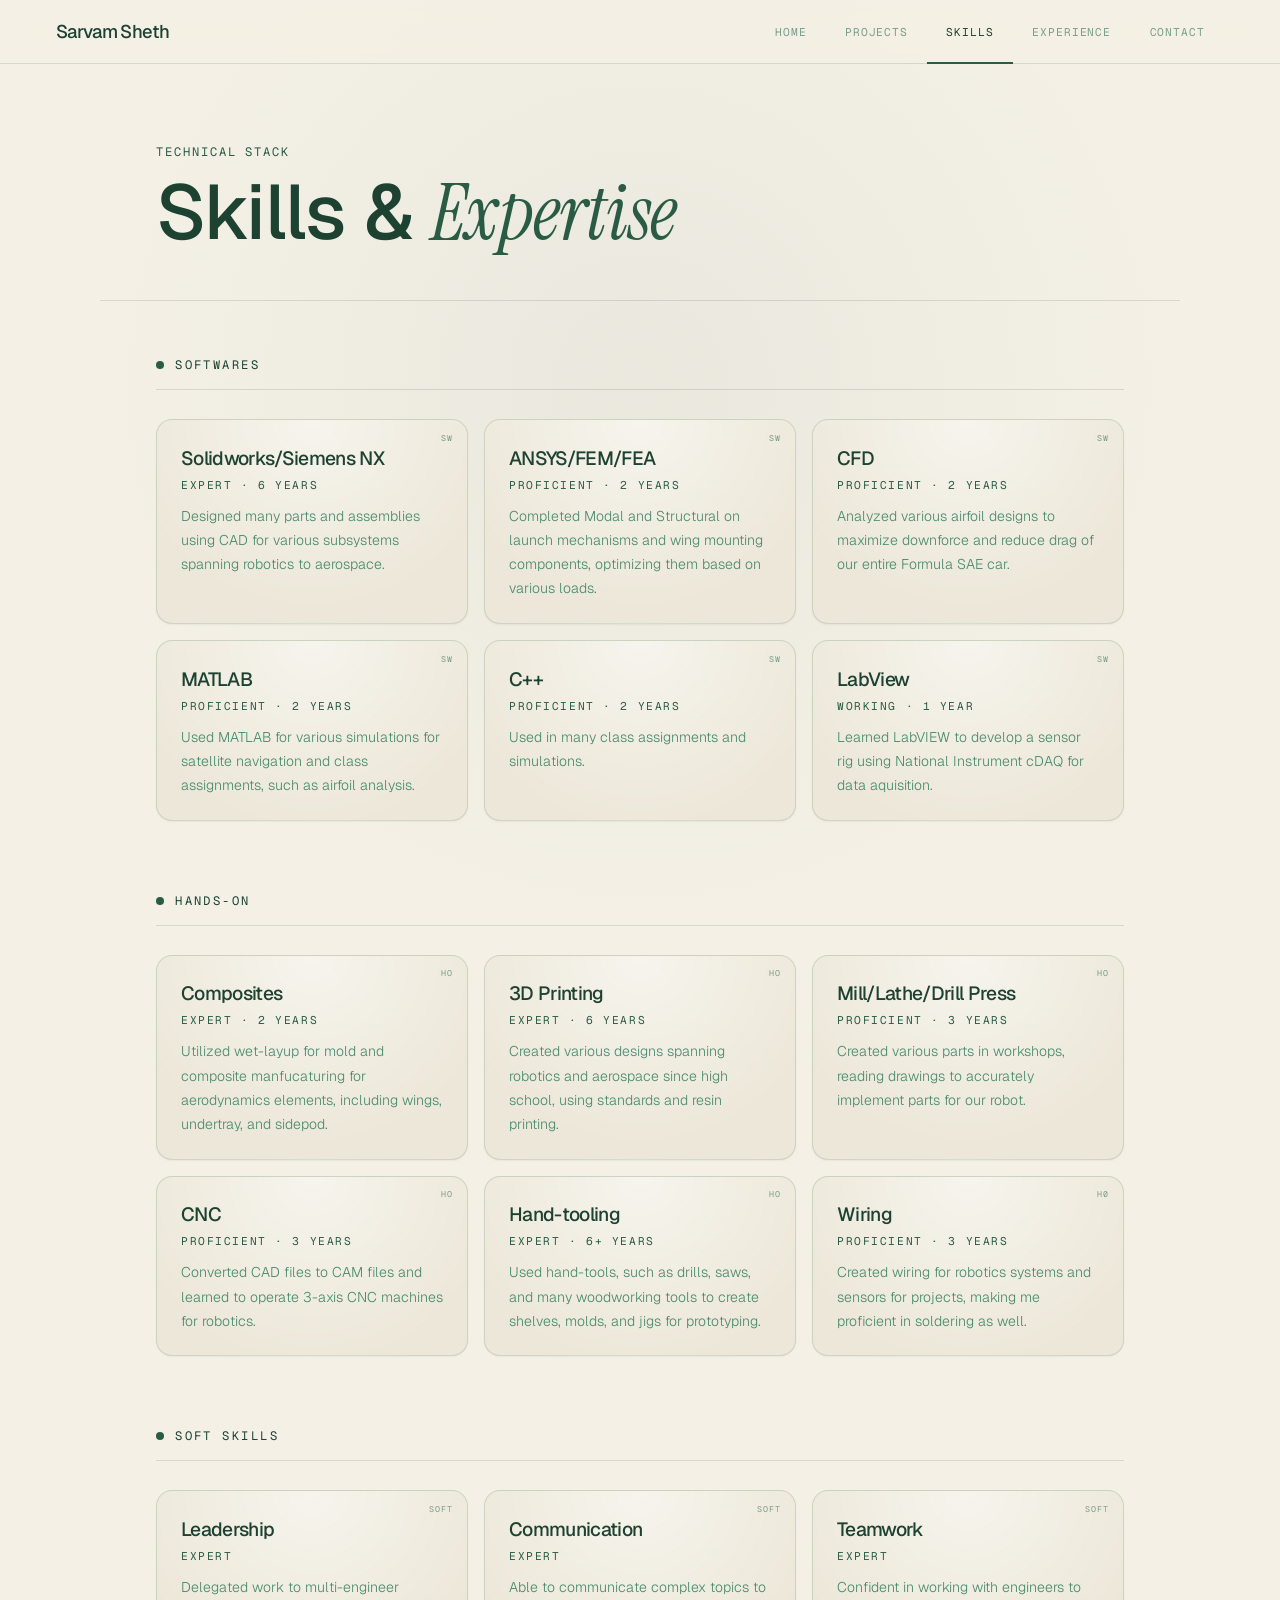
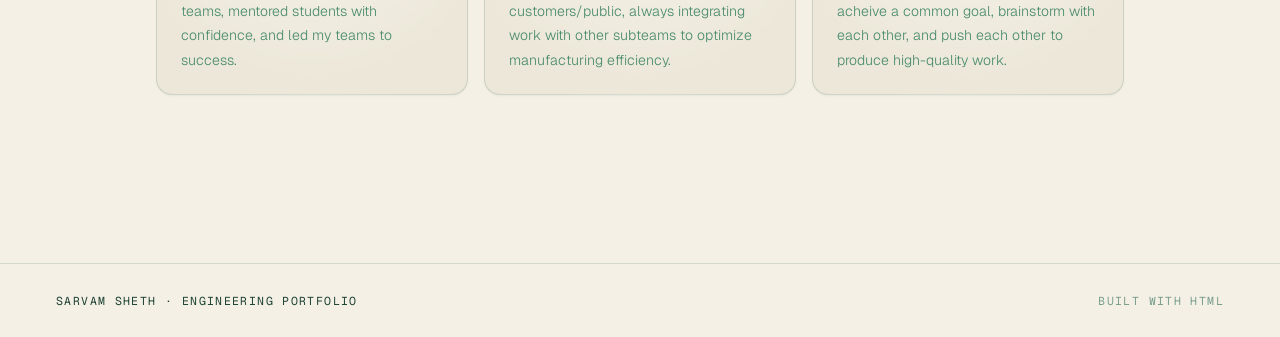
<file: skills.html>
<!DOCTYPE html>
<html lang="en">
<head>
  <meta charset="UTF-8"/>
  <meta name="viewport" content="width=device-width, initial-scale=1.0"/>
  <title>Skills — Sarvam Sheth</title>
  <link rel="preconnect" href="https://fonts.googleapis.com">
  <link href="https://fonts.googleapis.com/css2?family=Geist:wght@300;400;500;600;700&family=Geist+Mono:wght@400;500&family=Instrument+Serif:ital@0;1&display=swap" rel="stylesheet">
  <link rel="stylesheet" href="styles.css">
</head>
<body>

<!-- NAV -->
<nav>
  <span class="nav-logo" onclick="location.href='index.html'">Sarvam Sheth</span>
  <button class="nav-toggle" type="button" aria-label="Open menu" aria-expanded="false" onclick="toggleNav()">
    <span></span><span></span><span></span>
  </button>
  <ul class="nav-links">
    <li><button onclick="location.href='index.html'" id="nav-index">Home</button></li>
    <li><button onclick="location.href='projects.html'" id="nav-projects">Projects</button></li>
    <li><button onclick="location.href='skills.html'" id="nav-skills" class="active">Skills</button></li>
    <li><button onclick="location.href='experience.html'" id="nav-experience">Experience</button></li>
    <li><button onclick="location.href='contact.html'" id="nav-contact">Contact</button></li>
  </ul>
</nav>

<div class="page active" id="page-skills">
  <div class="page-header">
    <p class="section-eyebrow">Technical Stack</p>
    <h2 class="page-title">Skills &amp; <em>Expertise</em></h2>
  </div>
  <div class="skills-body">

    <div class="skills-category">
      <div class="skills-cat-title">Softwares</div>
      <div class="skills-boxes">
        <div class="skill-box">
          <span class="skill-box-tag">SW</span>
          <div class="skill-box-name">Solidworks/Siemens NX</div>
          <div class="skill-box-level">Expert · 6 years</div>
          <div class="skill-box-desc">Designed many parts and assemblies using CAD for various subsystems spanning robotics to aerospace.</div>
        </div>
        <div class="skill-box">
          <span class="skill-box-tag">SW</span>
          <div class="skill-box-name">ANSYS/FEM/FEA</div>
          <div class="skill-box-level">Proficient · 2 years</div>
          <div class="skill-box-desc">Completed Modal and Structural on launch mechanisms and wing mounting components, optimizing them based on various loads.</div>
        </div>
        <div class="skill-box">
          <span class="skill-box-tag">SW</span>
          <div class="skill-box-name">CFD</div>
          <div class="skill-box-level">Proficient · 2 years</div>
          <div class="skill-box-desc">Analyzed various airfoil designs to maximize downforce and reduce drag of our entire Formula SAE car.</div>
        </div>
        <div class="skill-box">
          <span class="skill-box-tag">SW</span>
          <div class="skill-box-name">MATLAB</div>
          <div class="skill-box-level">Proficient · 2 years</div>
          <div class="skill-box-desc">Used MATLAB for various simulations for satellite navigation and class assignments, such as airfoil analysis.</div>
        </div>
        <div class="skill-box">
          <span class="skill-box-tag">SW</span>
          <div class="skill-box-name">C++</div>
          <div class="skill-box-level">Proficient · 2 years</div>
          <div class="skill-box-desc">Used in many class assignments and simulations.</div>
        </div>
        <div class="skill-box">
          <span class="skill-box-tag">SW</span>
          <div class="skill-box-name">LabView</div>
          <div class="skill-box-level">Working · 1 year</div>
          <div class="skill-box-desc">Learned LabVIEW to develop a sensor rig using National Instrument cDAQ for data aquisition.</div>
        </div>
      </div>
    </div>

    <div class="skills-category">
      <div class="skills-cat-title">Hands-on</div>
      <div class="skills-boxes">
        <div class="skill-box">
          <span class="skill-box-tag">HO</span>
          <div class="skill-box-name">Composites</div>
          <div class="skill-box-level">Expert · 2 years</div>
          <div class="skill-box-desc">Utilized wet-layup for mold and composite manfucaturing for aerodynamics elements, including wings, undertray, and sidepod.</div>
        </div>
        <div class="skill-box">
          <span class="skill-box-tag">HO</span>
          <div class="skill-box-name">3D Printing</div>
          <div class="skill-box-level">Expert · 6 years</div>
          <div class="skill-box-desc">Created various designs spanning robotics and aerospace since high school, using standards and resin printing.</div>
        </div>
        <div class="skill-box">
          <span class="skill-box-tag">HO</span>
          <div class="skill-box-name">Mill/Lathe/Drill Press</div>
          <div class="skill-box-level">Proficient · 3 years</div>
          <div class="skill-box-desc">Created various parts in workshops, reading drawings to accurately implement parts for our robot.</div>
        </div>
        <div class="skill-box">
          <span class="skill-box-tag">HO</span>
          <div class="skill-box-name">CNC</div>
          <div class="skill-box-level">Proficient · 3 years</div>
          <div class="skill-box-desc">Converted CAD files to CAM files and learned to operate 3-axis CNC machines for robotics.</div>
        </div>
        <div class="skill-box">
          <span class="skill-box-tag">HO</span>
          <div class="skill-box-name">Hand-tooling</div>
          <div class="skill-box-level">Expert · 6+ years</div>
          <div class="skill-box-desc">Used hand-tools, such as drills, saws, and many woodworking tools to create shelves, molds, and jigs for prototyping.</div>
        </div>
        <div class="skill-box">
          <span class="skill-box-tag">H0</span>
          <div class="skill-box-name">Wiring</div>
          <div class="skill-box-level">Proficient · 3 years</div>
          <div class="skill-box-desc">Created wiring for robotics systems and sensors for projects, making me proficient in soldering as well.</div>
        </div>
      </div>
    </div>

    <div class="skills-category">
      <div class="skills-cat-title">Soft Skills</div>
      <div class="skills-boxes">
        <div class="skill-box">
          <span class="skill-box-tag">Soft</span>
          <div class="skill-box-name">Leadership</div>
          <div class="skill-box-level">Expert</div>
          <div class="skill-box-desc">Delegated work to multi-engineer teams, mentored students 
            with confidence, and led my teams to success.</div>
        </div>
        <div class="skill-box">
          <span class="skill-box-tag">Soft</span>
          <div class="skill-box-name">Communication</div>
          <div class="skill-box-level">Expert</div>
          <div class="skill-box-desc">Able to communicate complex topics to customers/public, always 
            integrating work with other subteams to optimize manufacturing efficiency.</div>
        </div>
        <div class="skill-box">
          <span class="skill-box-tag">Soft</span>
          <div class="skill-box-name">Teamwork</div>
          <div class="skill-box-level">Expert</div>
          <div class="skill-box-desc">Confident in working with engineers to acheive a common goal, 
            brainstorm with each other, and push each other to produce high-quality work.</div>
        </div>
      </div>
    </div>

  </div>
</div>

<footer>
  <span>Sarvam Sheth &middot; Engineering Portfolio</span>
  <span>Built with HTML</span>
</footer>

<script src="main.js"></script>
</body>
</html>
</file>
<file: styles.css>
*, *::before, *::after { box-sizing: border-box; margin: 0; padding: 0; }

    :root {
      --cream:    #f4f0e6;
      --cream2:   #ece7d8;
      --cream3:   #e2dccb;
      --green:    #2a5c45;
      --green2:   #1d4232;
      --green-lt: #4a8c6e;
      --green-gl: rgba(42,92,69,0.07);
      --ink:      #2a5c45;
      --ink2:     #1d4232;
      --muted:    #7a9e8c;
      --border:   #b8d4c4;
      --serif:    'DM Serif Display', serif;
      --mono:     'DM Mono', monospace;
      --sans:     'DM Sans', sans-serif;
      --r-lg: 22px;
      --r-md: 16px;
      --r-sm: 10px;
      --r-pill: 999px;
      --shadow-sm: 0 1px 2px rgba(29,66,50,.05), 0 2px 8px rgba(29,66,50,.05);
      --shadow-md: 0 4px 14px rgba(29,66,50,.08), 0 1px 3px rgba(29,66,50,.06);
      --shadow-lg: 0 14px 34px rgba(29,66,50,.12), 0 2px 8px rgba(29,66,50,.06);
    }

    html { scroll-behavior: smooth; }
    body {
      background: var(--cream);
      color: var(--ink);
      font-family: var(--sans);
      overflow-x: hidden;
      min-height: 100vh;
    }

    /* ─── NAV ─── */
    nav {
      position: fixed; top: 0; width: 100%; z-index: 200;
      display: flex; justify-content: space-between; align-items: center;
      padding: 0 3.5rem;
      height: 64px;
      background: rgba(244,240,230,0.93);
      backdrop-filter: blur(16px);
      border-bottom: 1px solid rgba(184,212,196,.55);
    }
    .nav-logo {
      font-family: var(--serif);
      font-size: 1.3rem;
      color: var(--green);
      cursor: pointer;
      letter-spacing: .01em;
      user-select: none;
    }
    .nav-links { display: flex; gap: 0; list-style: none; }
    .nav-links li button {
      display: block;
      padding: 0 1.2rem;
      height: 64px;
      line-height: 64px;
      font-family: var(--mono);
      font-size: .7rem;
      letter-spacing: .1em;
      text-transform: uppercase;
      color: var(--muted);
      background: none;
      border: none;
      border-bottom: 2.5px solid transparent;
      cursor: pointer;
      transition: color .2s, background .2s, border-color .2s;
      white-space: nowrap;
    }
    .nav-links li button:hover { color: var(--green); background: var(--green-gl); border-radius: var(--r-sm) var(--r-sm) 0 0; }
    .nav-links li button.active { color: var(--green); border-bottom-color: var(--green); }

    /* ─── PAGE SYSTEM ─── */
    .page { display: none; padding-top: 64px; min-height: 100vh; }
    .page.active { display: block; }

    /* ─── SHARED ─── */
    .section-eyebrow {
      font-family: var(--mono);
      font-size: .76rem;
      letter-spacing: .22em;
      text-transform: uppercase;
      color: var(--green-lt);
      margin-bottom: .9rem;
    }
    h2.page-title {
      font-family: var(--serif);
      font-size: clamp(2.4rem, 5vw, 4rem);
      font-weight: 400;
      line-height: 1.1;
      color: var(--ink);
      letter-spacing: -.01em;
    }
    h2.page-title em { color: var(--green); font-style: italic; }
    .page-header {
      padding: 5rem 3.5rem 3rem;
      max-width: 1080px;
      margin: 0 auto;
      border-bottom: 1px solid rgba(184,212,196,.5);
    }

    /* ─── BUTTONS ─── */
    .btn {
      display: inline-flex; align-items: center; gap: .55rem;
      padding: .85rem 1.8rem;
      font-family: var(--mono);
      font-size: .7rem;
      letter-spacing: .1em;
      text-transform: uppercase;
      text-decoration: none;
      cursor: pointer;
      border: none;
      transition: all .18s;
    }
    .btn { border-radius: var(--r-pill); }
    .btn-solid { background: var(--green); color: var(--cream); border: 1px solid var(--green); box-shadow: var(--shadow-sm); }
    .btn-solid:hover { background: var(--green2); border-color: var(--green2); transform: translateY(-2px); box-shadow: var(--shadow-md); }
    .btn-outline { background: transparent; color: var(--green); border: 1.5px solid var(--border); }
    .btn-outline:hover { background: var(--green); color: var(--cream); border-color: var(--green); transform: translateY(-2px); box-shadow: var(--shadow-md); }
    .btn-ghost { background: rgba(42,92,69,.06); color: var(--green); border: 1.5px solid rgba(42,92,69,.16); }
    .btn-ghost:hover { background: rgba(42,92,69,.12); border-color: rgba(42,92,69,.3); transform: translateY(-2px); }

    /* ═══════════════ HOME ═══════════════ */
    #page-home { padding-top: 0; }

    /* Tall wrapper gives scroll room while hero is sticky */
    .hero-wrapper {
      height: 100vh;
      position: relative;
    }

    /* Sticks to top while user scrolls through the wrapper */
    .hero-fullbg {
      position: sticky;
      top: 0;
      height: 100vh;
      overflow: hidden;
      display: flex;
      align-items: flex-end;
    }

    /* BG image — reveals on page load */
    .hero-bg-img {
      position: absolute; inset: 0;
      opacity: 0;
      animation: imgReveal 1.4s 0s cubic-bezier(.25,.46,.45,.94) forwards;
    }
    .hero-bg-img img {
      width: 100%; height: 100%;
      object-fit: cover; object-position: center top;
      display: block;
    }
    .hero-bg-placeholder {
      width: 100%; height: 100%;
      display: flex; flex-direction: column;
      align-items: center; justify-content: center; gap: 1rem;
      background: var(--cream2); color: var(--muted);
    }
    .hero-bg-placeholder svg { width: 80px; height: 80px; opacity: .25; }
    .hero-bg-placeholder span { font-family: var(--mono); font-size: .76rem; letter-spacing: .2em; text-transform: uppercase; }
    .hero-bg-placeholder small { font-family: var(--sans); font-size: .8rem; color: var(--border); }

    /* Removed: previously a full-viewport radial-gradient fade sat behind the
       box and bled blur upward across the photo. The box below now provides
       all the contrast on its own, cleanly contained. */

    /* Text content — scroll-driven, sits on its own solid card
       so it stays readable without washing out the rest of the photo */
    .hero-content {
      position: relative; z-index: 2;
      margin: 0 3.5rem 5rem;
      max-width: 660px;
      padding: 2.5rem 2.75rem;
      border-radius: 28px;
      background: rgba(244,240,230,0.94);
      box-shadow: 0 24px 64px rgba(29,66,50,.16);
      opacity: 0;
      transform: translateY(120px);
      transition: opacity .7s ease, transform 1s cubic-bezier(.22,.8,.3,1);
    }
    .hero-fullbg.text-visible .hero-content {
      opacity: 1;
      transform: translateY(0);
    }
    .hero-eyebrow {
      font-family: var(--mono);
      font-size: .7rem; letter-spacing: .22em; text-transform: uppercase;
      color: var(--green-lt); margin-bottom: 1.2rem;
      opacity: 0; transform: translateY(32px);
      transition: opacity .6s ease, transform .6s ease;
      transition-delay: 0s;
    }
    h1.hero-title {
      font-family: var(--serif);
      font-size: clamp(2.3rem, 3.6vw, 3.6rem);
      font-weight: 400; line-height: 1.08; letter-spacing: -.02em;
      color: var(--green2);
      white-space: nowrap;
      opacity: 0; transform: translateY(32px);
      transition: opacity .65s ease, transform .65s ease;
      transition-delay: 0.1s;
    }
    h1.hero-title em { color: var(--green); font-style: italic; }
    .hero-bio {
      margin-top: 1.6rem;
      font-size: 1.08rem; font-weight: 300; line-height: 1.85;
      color: var(--green-lt); max-width: 480px;
      opacity: 0; transform: translateY(32px);
      transition: opacity .65s ease, transform .65s ease;
      transition-delay: 0.22s;
    }
    .hero-actions {
      display: flex; gap: .9rem; margin-top: 2.4rem; flex-wrap: wrap;
      opacity: 0; transform: translateY(28px);
      transition: opacity .6s ease, transform .6s ease;
      transition-delay: 0.34s;
    }

    /* Text-visible state — added by JS shortly after page load */
    .hero-fullbg.text-visible .hero-eyebrow,
    .hero-fullbg.text-visible h1.hero-title,
    .hero-fullbg.text-visible .hero-bio,
    .hero-fullbg.text-visible .hero-actions {
      opacity: 1; transform: translateY(0);
    }

    /* Scroll hint — visible after image loads, fades when text appears */
    .hero-scroll-hint {
      position: absolute; bottom: 2rem; right: 3.5rem;
      font-family: var(--mono); font-size: .7rem; letter-spacing: .2em; text-transform: uppercase;
      color: var(--muted);
      display: flex; flex-direction: column; align-items: center; gap: .5rem;
      opacity: 0;
      transition: opacity .5s ease;
    }
    .hero-scroll-hint.hint-show { opacity: 1; }
    .hero-fullbg.text-visible .hero-scroll-hint { opacity: 0; pointer-events: none; }
    .hero-scroll-hint::after { content: ''; width: 1px; height: 36px; background: var(--border); }

    /* Home — about section: centered heading, full-width edge to edge */
    .home-about {
      background: var(--cream2);
      color: var(--green2);
      padding: 5.5rem 0 2rem;
      border-top: 1px solid rgba(184,212,196,.5);
    }
    .home-about .page-header { max-width: 800px; padding: 0 3.5rem 3rem; }
    .home-about .section-eyebrow { color: var(--green-lt); }
    .home-about .page-title { color: var(--green2); }
    .home-about .page-title em { color: var(--green); }
    .about-body {
      font-size: 1.05rem;
      font-weight: 300;
      color: var(--green-lt);
      line-height: 1.9;
    }
    .about-body p + p { margin-top: 1.2rem; }

    /* Alternating rows — mirrors the Projects zig-zag, pulled toward center
       with generous side margins and a smaller image column */
    .about-rows { max-width: 1180px; margin: 0 auto; padding: 0 4.5rem; }
    .about-row {
      display: grid;
      grid-template-columns: 1.15fr 0.85fr;
      gap: 3.5rem;
      align-items: center;
      padding: 3.5rem 0;
      border-bottom: 1px solid rgba(184,212,196,.4);
    }
    .about-row:last-child { border-bottom: none; }
    /* Default: text left, image right */
    .about-row-text { order: 1; }
    .about-row-img { order: 2; }
    /* Flip: image left, text right. Uses `order`, not direction:rtl, so it
       works no matter which element comes first in the HTML */
    .about-row.flip .about-row-img { order: 1; }
    .about-row.flip .about-row-text { order: 2; }
    .about-row-label {
      font-family: var(--mono); font-size: .74rem; letter-spacing: .2em;
      text-transform: uppercase; color: var(--green-lt); margin-bottom: 1.1rem;
    }
    .about-row-img {
      background: var(--cream2);
      border: 1px solid rgba(184,212,196,.6);
      border-radius: var(--r-lg);
      box-shadow: var(--shadow-sm);
      aspect-ratio: 4/3;
      overflow: hidden;
      position: relative;
      display: flex; align-items: center; justify-content: center;
      transition: box-shadow .25s, transform .25s;
    }
    .about-row:hover .about-row-img { box-shadow: var(--shadow-md); transform: translateY(-3px); }
    .about-row-img .hero-bg-img { position: absolute; inset: 0; opacity: 1; animation: none; }
    .about-row-img img { width: 100%; height: 100%; object-fit: cover; object-position: center; display: block; }


    /* ── Project slide-in from sides ── */
    .proj-slide-left {
      opacity: 0; transform: translateX(-80px);
      transition: opacity .8s cubic-bezier(.16,1,.3,1), transform .8s cubic-bezier(.16,1,.3,1);
    }
    .proj-slide-right {
      opacity: 0; transform: translateX(80px);
      transition: opacity .8s cubic-bezier(.16,1,.3,1), transform .8s cubic-bezier(.16,1,.3,1);
      transition-delay: 0.1s;
    }
    .proj-slide-left.slide-in  { opacity: 1; transform: translateX(0); }
    .proj-slide-right.slide-in { opacity: 1; transform: translateX(0); }

    /* ── Skill box pop-in ── */
    .skill-box {
      border: 1px solid rgba(184,212,196,.7);
      border-radius: var(--r-md);
      box-shadow: var(--shadow-sm);
      padding: 1.6rem 1.5rem 1.4rem;
      background: var(--cream);
      position: relative;
      transition: transform .2s, box-shadow .2s, background .2s,
                  opacity .5s ease, scale .5s cubic-bezier(.16,1,.3,1);
      opacity: 0;
      scale: 0.88;
    }
    .skill-box.pop-in { opacity: 1; scale: 1; }
    .skill-box:hover { transform: translateY(-4px); box-shadow: var(--shadow-lg); background: var(--cream2); }

    /* ═══════════════ PROJECTS ═══════════════ */
    .projects-list {
      max-width: 1080px;
      margin: 0 auto;
      padding: 0 3.5rem 6rem;
    }
    .project-item {
      display: grid;
      grid-template-columns: 1fr 1fr;
      gap: 2.5rem;
      padding: 2.75rem 0;
      align-items: stretch;
    }
    .project-item + .project-item { border-top: 1px solid rgba(184,212,196,.4); }
    .project-item.flip { direction: rtl; }
    .project-item.flip > * { direction: ltr; }
    .proj-img-wrap {
      background: var(--cream2);
      border: 1px solid rgba(184,212,196,.6);
      border-radius: var(--r-lg);
      box-shadow: var(--shadow-sm);
      aspect-ratio: 4/3;
      overflow: hidden;
      position: relative;
      display: flex; align-items: center; justify-content: center;
      transition: box-shadow .25s, transform .25s;
    }
    .project-item:hover .proj-img-wrap { box-shadow: var(--shadow-md); transform: translateY(-3px); }
    .proj-img-wrap img { width: 100%; height: 100%; object-fit: cover; position: absolute; inset: 0; }
    .proj-img-placeholder { display: flex; flex-direction: column; align-items: center; gap: .7rem; color: var(--muted); }
    .proj-img-placeholder svg { width: 40px; height: 40px; opacity: .3; }
    .proj-img-placeholder span { font-family: var(--mono); font-size: .7rem; letter-spacing: .1em; text-transform: uppercase; }
    .proj-img-placeholder small { font-family: var(--sans); font-size: .73rem; color: var(--border); max-width: 130px; text-align: center; line-height: 1.5; }
    .proj-content {
      padding: 1.25rem .5rem;
      display: flex; flex-direction: column; justify-content: center;
    }
    .proj-num { font-family: var(--mono); font-size: .72rem; letter-spacing: .18em; text-transform: uppercase; color: var(--green-lt); margin-bottom: .9rem; }
    .proj-title { font-family: var(--serif); font-size: 1.85rem; font-weight: 400; line-height: 1.15; margin-bottom: 1rem; color: var(--green2); }
    .proj-desc { font-size: .97rem; font-weight: 300; color: var(--green-lt); line-height: 1.85; margin-bottom: 1.5rem; }
    .proj-tags { display: flex; flex-wrap: wrap; gap: .45rem; margin-bottom: 1.8rem; }
    .tag {
      font-family: var(--mono); font-size: .7rem; letter-spacing: .1em; text-transform: uppercase;
      padding: .32rem .8rem; border-radius: var(--r-pill); background: rgba(42,92,69,.06);
      border: 1px solid rgba(184,212,196,.7); color: var(--green-lt);
    }
    .proj-link {
      font-family: var(--mono); font-size: .67rem; letter-spacing: .12em; text-transform: uppercase;
      color: var(--green); text-decoration: none; background: none; border: none; padding: 0;
      display: inline-flex; align-items: center; gap: .5rem;
      border-bottom: 1.5px solid var(--green); padding-bottom: .15rem; width: fit-content;
      transition: gap .2s, color .2s; cursor: pointer;
    }
    .proj-link:hover { gap: .9rem; color: var(--green2); }

    /* ═══════════════ SKILLS ═══════════════ */
    .skills-body { max-width: 1080px; margin: 0 auto; padding: 3.5rem 3.5rem 6rem; }
    .skills-category { margin-bottom: 4.5rem; }
    .skills-cat-title {
      font-family: var(--mono); font-size: .76rem; letter-spacing: .2em; text-transform: uppercase;
      color: var(--green); padding-bottom: 1rem;
      border-bottom: 1px solid rgba(42,92,69,.3); margin-bottom: 1.8rem;
      display: flex; align-items: center; gap: .7rem;
    }
    .skills-cat-title::before { content: ''; width: 8px; height: 8px; background: var(--green); border-radius: 50%; flex-shrink: 0; }
    .skills-boxes {
      display: grid;
      grid-template-columns: repeat(3, 1fr);
      gap: 1rem;
    }

    .skill-box-tag {
      position: absolute; top: .8rem; right: .9rem;
      font-family: var(--mono); font-size: .52rem; letter-spacing: .1em; text-transform: uppercase;
      color: var(--border);
    }
    .skill-box-name { font-family: var(--serif); font-size: 1.2rem; font-weight: 400; margin-bottom: .45rem; color: var(--green2); }
    .skill-box-level { font-family: var(--mono); font-size: .7rem; letter-spacing: .14em; text-transform: uppercase; color: var(--green-lt); margin-bottom: .75rem; }
    .skill-box-desc { font-size: .88rem; font-weight: 300; color: var(--green-lt); line-height: 1.72; }

    /* ═══════════════ EXPERIENCE ═══════════════ */
    .experience-body { max-width: 1280px; margin: 0 auto; padding: 3.5rem 3.5rem 6rem; }
    .timeline { position: relative; padding-left: 2.5rem; }
    .timeline::before { content: ''; position: absolute; left: 0; top: 0; bottom: 0; width: 1.5px; background: var(--border); }
    .timeline-item {
      position: relative; padding-bottom: 4rem;
      display: grid; grid-template-columns: minmax(0, 1fr) 440px;
      gap: 3rem; align-items: start;
    }
    .timeline-item::before {
      content: ''; position: absolute; left: -2.5rem; top: .55rem;
      width: 9px; height: 9px; background: var(--green); border-radius: 50%;
      border: 2.5px solid var(--cream); box-shadow: 0 0 0 1.5px var(--green);
    }
    .tl-text { min-width: 0; }
    .tl-date { font-family: var(--mono); font-size: .74rem; letter-spacing: .18em; text-transform: uppercase; color: var(--green-lt); margin-bottom: .5rem; }
    .tl-role { font-family: var(--serif); font-size: 1.7rem; font-weight: 400; line-height: 1.2; color: var(--green2); }
    .tl-company { font-family: var(--mono); font-size: .88rem; font-weight: 600; color: var(--green); letter-spacing: .06em; margin: .5rem 0 1rem; }
    .tl-desc { font-size: .97rem; font-weight: 300; color: var(--green-lt); line-height: 1.9; }
    .tl-images {
      display: grid;
      grid-template-columns: 1fr 1fr;
      gap: .9rem .75rem;
      align-content: start;
    }
    .tl-img-item {
      aspect-ratio: 4/3; background: var(--cream2);
      border: 1px solid rgba(184,212,196,.6); border-radius: var(--r-md); overflow: hidden;
      box-shadow: var(--shadow-sm); cursor: zoom-in;
      transition: box-shadow .2s, transform .2s;
      display: flex; align-items: center; justify-content: center;
    }
    .tl-img-item:hover { box-shadow: var(--shadow-md); transform: translateY(-2px); }
    .tl-img-item img { width: 100%; height: 100%; object-fit: cover; display: block; }
    .tl-img-ph { display: flex; flex-direction: column; align-items: center; gap: .4rem; color: var(--muted); }
    .tl-img-ph svg { width: 22px; height: 22px; opacity: .28; }
    .tl-img-ph span { font-family: var(--mono); font-size: .5rem; letter-spacing: .1em; text-transform: uppercase; }
    .tl-img-cap { font-family: var(--mono); font-size: .72rem; letter-spacing: .08em; text-transform: uppercase; color: var(--muted); margin-top: .4rem; line-height: 1.5; }
    @media (max-width: 1100px) {
      .timeline-item { grid-template-columns: minmax(0, 1fr) 340px; gap: 2rem; }
    }
    @media (max-width: 860px) {
      .timeline-item { grid-template-columns: 1fr; }
      .tl-images { grid-template-columns: repeat(2, 1fr); }
    }

    /* ═══════════════ CONTACT ═══════════════ */
    .contact-body {
      max-width: 1080px; margin: 0 auto;
      padding: 4rem 3.5rem 6rem;
      display: grid; grid-template-columns: 1.1fr 1fr; gap: 6rem; align-items: start;
    }
    .contact-intro { font-size: 1.05rem; font-weight: 300; color: var(--green-lt); line-height: 1.9; margin-bottom: 2.8rem; }
    .contact-channels { display: flex; flex-direction: column; gap: .9rem; }
    .contact-channel {
      display: flex; align-items: center; gap: 1.4rem;
      padding: 1.35rem 1.5rem;
      border: 1px solid rgba(184,212,196,.7);
      border-radius: var(--r-md);
      box-shadow: var(--shadow-sm);
      text-decoration: none; color: var(--green2); background: var(--cream);
      transition: border-color .2s, transform .2s, box-shadow .2s;
    }
    .contact-channel:hover { border-color: var(--green); transform: translateY(-3px); box-shadow: var(--shadow-lg); }
    .ch-icon {
      width: 40px; height: 40px; border: 1.5px solid var(--green); border-radius: 50%;
      display: flex; align-items: center; justify-content: center; color: var(--green); flex-shrink: 0;
    }
    .ch-icon svg { width: 17px; height: 17px; }
    .ch-meta { flex: 1; }
    .ch-type { font-family: var(--mono); font-size: .7rem; letter-spacing: .18em; text-transform: uppercase; color: var(--muted); margin-bottom: .22rem; }
    .ch-val { font-size: .9rem; font-weight: 400; }
    .ch-arr { font-size: 1.1rem; color: var(--border); transition: color .2s; }
    .contact-channel:hover .ch-arr { color: var(--green); }

    .avail-card {
      padding: 2.2rem; border: 1px solid rgba(42,92,69,.25);
      border-radius: var(--r-lg);
      box-shadow: var(--shadow-md);
      background: var(--cream2); color: var(--green2);
    }
    .avail-status { font-family: var(--mono); font-size: .74rem; letter-spacing: .2em; text-transform: uppercase; color: var(--muted); margin-bottom: 1rem; display: flex; align-items: center; gap: .6rem; }
    .avail-dot { width: 9px; height: 9px; background: var(--green); border-radius: 50%; box-shadow: 0 0 0 3px rgba(42,92,69,.2); flex-shrink: 0; }
    .avail-title { font-family: var(--serif); font-size: 1.5rem; line-height: 1.28; color: var(--green2); margin-bottom: 1.1rem; }
    .avail-detail { font-size: .82rem; font-weight: 300; color: var(--green-lt); line-height: 1.8; }

    /* ─── FOOTER ─── */
    footer {
      background: var(--cream2); color: var(--muted);
      border-top: 1.5px solid var(--border);
      padding: 1.8rem 3.5rem;
      display: flex; justify-content: space-between; align-items: center;
      font-family: var(--mono); font-size: .72rem; letter-spacing: .12em; text-transform: uppercase;
    }
    footer span:first-child { color: var(--green); }

    /* ─── ANIMATIONS ─── */
    @keyframes fadeUp {
      from { opacity: 0; transform: translateY(20px); }
      to   { opacity: 1; transform: translateY(0); }
    }
    @keyframes fadeIn {
      from { opacity: 0; }
      to   { opacity: 1; }
    }
    @keyframes imgReveal {
      0%   { opacity: 0; transform: scale(1.04); }
      100% { opacity: 1; transform: scale(1); }
    }

    /* Page-header entrance animation (triggered via .page-entering class) */
    .page-entering .page-header .section-eyebrow {
      opacity: 0;
      animation: fadeUp .5s .05s ease forwards;
    }
    .page-entering .page-header .page-title {
      opacity: 0;
      animation: fadeUp .6s .2s ease forwards;
    }

    .reveal { opacity: 0; transform: translateY(24px); transition: opacity .65s ease, transform .65s ease; }
    .reveal.visible { opacity: 1; transform: none; }

    /* ─── RESPONSIVE ─── */
    /* ── Tablet (≤860px) ── */
    @media (max-width: 860px) {
      nav { padding: 0 1.5rem; }
      .nav-links li button { padding: 0 .75rem; font-size: .63rem; }
      #page-home .hero { grid-template-columns: 1fr; padding: 3.5rem 1.5rem; gap: 2.5rem; }
      .hero-photo-wrap { max-width: 260px; }
      .home-about { padding: 4rem 0; }
      .home-about .page-header { padding-left: 1.5rem; padding-right: 1.5rem; }
      .about-rows { padding: 0 1.5rem; }
      .about-row { grid-template-columns: 1fr; gap: 2rem; padding: 3rem 0; }
      .about-row-text, .about-row-img,
      .about-row.flip .about-row-img, .about-row.flip .about-row-text { order: 0; }
      .page-header, .projects-list, .skills-body, .experience-body, .contact-body { padding-left: 1.5rem; padding-right: 1.5rem; }
      .project-item { grid-template-columns: 1fr; }
      .project-item.flip { direction: ltr; }
      .proj-content { border-left: 1.5px solid var(--border) !important; border-right: none !important; border-top: none; }
      .skills-boxes { grid-template-columns: 1fr 1fr; }
      .contact-body { grid-template-columns: 1fr; gap: 3rem; }
      footer { flex-direction: column; gap: .6rem; text-align: center; }
      .timeline-item { grid-template-columns: 1fr; }
      .tl-images { grid-template-columns: repeat(2, 1fr); position: static; }
    }

    /* ── Phone (≤520px) ── */
    @media (max-width: 520px) {
      /* Nav */
      nav { padding: 0 1rem; height: 52px; }
      .nav-logo { font-size: .85rem; }
      .nav-links { gap: 0; }
      .nav-links li button { padding: 0 .5rem; font-size: .55rem; letter-spacing: .08em; }

      /* Hero */
      .hero-content { margin: 0 1.2rem 3rem; padding: 1.6rem 1.5rem; border-radius: 20px; max-width: none; }
      h1.hero-title { font-size: 1.9rem; white-space: normal; }
      .hero-bio { font-size: .95rem; }
      .hero-actions { flex-direction: column; gap: .6rem; }
      .hero-actions .btn { text-align: center; justify-content: center; }
      .hero-scroll-hint { right: 1.2rem; }

      /* Home about */
      .home-about { padding: 3rem 1.2rem; }
      .page-title { font-size: 1.9rem; }

      /* Page headers */
      .page-header { padding-left: 1.2rem; padding-right: 1.2rem; }
      .page-header .page-title { font-size: 2rem; }

      /* Projects */
      .projects-list { padding-left: 1.2rem; padding-right: 1.2rem; padding-bottom: 3rem; }
      .proj-title { font-size: 1.4rem; }
      .proj-content { padding: 1.5rem 1.2rem; }

      /* Skills */
      .skills-body { padding: 2rem 1.2rem 4rem; }
      .skills-boxes { grid-template-columns: 1fr; }

      /* Experience */
      .experience-body { padding: 2rem 1.2rem 4rem; }
      .timeline { padding-left: 1.8rem; }
      .tl-role { font-size: 1.3rem; }
      .tl-images { grid-template-columns: 1fr 1fr; }

      /* Contact */
      .contact-body { padding: 2rem 1.2rem 4rem; }
      .contact-channel { padding: 1rem 1.1rem; gap: 1rem; }

      /* Footer */
      footer { padding: 1.4rem 1.2rem; flex-direction: column; gap: .5rem; text-align: center; }

      /* Buttons */
      .btn { font-size: .67rem; padding: .75rem 1.4rem; }

      /* Project modals */
      .pmod-header { padding: 0 1.2rem; }
      .pmod-body { padding: 1.8rem 1.2rem 4rem; }
      .pmod-title { font-size: 1.6rem; }
      .pmod-meta { grid-template-columns: 1fr; }
      .pmod-meta-item { border-right: none; border-bottom: 1.5px solid var(--border); }
      .pmod-meta-item:last-child { border-bottom: none; }
      .pmod-img-grid { grid-template-columns: 1fr; }
    }

    /* ═══════════════ PROJECT DETAIL MODAL ═══════════════ */
    .proj-modal-backdrop {
      position: fixed; inset: 0; z-index: 500;
      background: rgba(29,66,50,0.18);
      opacity: 0; pointer-events: none;
      transition: opacity .35s ease;
    }
    .proj-modal-backdrop.open { opacity: 1; pointer-events: all; }

    /* Each project opens as its own full page */
    .proj-modal {
      position: fixed; inset: 0; z-index: 600;
      width: 100%;
      background: var(--cream);
      overflow-y: auto;
      opacity: 0; visibility: hidden; transform: translateY(24px);
      transition: opacity .35s ease, transform .5s cubic-bezier(.16,1,.3,1), visibility 0s linear .5s;
    }
    .proj-modal.open { opacity: 1; visibility: visible; transform: none; transition: opacity .35s ease, transform .5s cubic-bezier(.16,1,.3,1), visibility 0s; }
    .proj-modal.instant { transition: none !important; }
    .pmod-body { max-width: 960px; margin: 0 auto; }

    .pmod-header {
      position: sticky; top: 0; z-index: 10;
      background: rgba(244,240,230,0.96);
      backdrop-filter: blur(12px);
      border-bottom: 1px solid rgba(184,212,196,.55);
      padding: 0 2.5rem; height: 60px;
      display: flex; align-items: center; justify-content: space-between;
    }
    .pmod-back {
      display: flex; align-items: center; gap: .55rem;
      font-family: var(--mono); font-size: .67rem; letter-spacing: .12em; text-transform: uppercase;
      color: var(--green); background: none; border: none; cursor: pointer;
      transition: gap .2s;
    }
    .pmod-back:hover { gap: .9rem; }
    .pmod-back svg { width: 14px; height: 14px; flex-shrink: 0; }
    .pmod-num { font-family: var(--mono); font-size: .72rem; letter-spacing: .18em; text-transform: uppercase; color: var(--muted); }

    .pmod-hero-img {
      width: 100%; aspect-ratio: 16/7; max-height: 70vh;
      background: var(--cream2);
      border-bottom: 1.5px solid var(--border);
      overflow: hidden; position: relative;
      display: flex; align-items: center; justify-content: center;
    }
    .pmod-hero-img img { width: 100%; height: 100%; object-fit: cover; display: block; }
    .pmod-img-ph { display: flex; flex-direction: column; align-items: center; gap: .7rem; color: var(--muted); text-align: center; }
    .pmod-img-ph svg { width: 38px; height: 38px; opacity: .28; }
    .pmod-img-ph span { font-family: var(--mono); font-size: .7rem; letter-spacing: .12em; text-transform: uppercase; }
    .pmod-img-ph small { font-family: var(--sans); font-size: .72rem; color: var(--border); }

    .pmod-body { padding: 3rem 2.5rem 5rem; }
    .pmod-title {
      font-family: var(--serif);
      font-size: clamp(1.9rem, 4vw, 2.8rem);
      font-weight: 400; line-height: 1.1; letter-spacing: -.01em;
      color: var(--green2); margin-bottom: 1rem;
    }
    .pmod-tags { display: flex; flex-wrap: wrap; gap: .4rem; margin-bottom: 2.2rem; }

    .pmod-meta {
      display: grid; grid-template-columns: repeat(3, 1fr);
      border: 1px solid rgba(184,212,196,.7); border-radius: var(--r-md);
      box-shadow: var(--shadow-sm);
      overflow: hidden; margin-bottom: 3rem;
    }
    .pmod-meta-item { padding: 1.1rem 1.2rem; border-right: 1px solid rgba(184,212,196,.6); }
    .pmod-meta-item:last-child { border-right: none; }
    .pmod-meta-label { font-family: var(--mono); font-size: .68rem; letter-spacing: .18em; text-transform: uppercase; color: var(--muted); margin-bottom: .35rem; }
    .pmod-meta-val { font-size: .88rem; font-weight: 500; color: var(--green2); }

    .pmod-section { margin-bottom: 3rem; }
    .pmod-section-title {
      font-family: var(--mono); font-size: .74rem; letter-spacing: .2em; text-transform: uppercase;
      color: var(--green); border-bottom: 1px solid rgba(184,212,196,.6);
      padding-bottom: .8rem; margin-bottom: 1.4rem;
    }
    .pmod-text { font-size: 1rem; font-weight: 300; color: var(--green-lt); line-height: 1.9; }
    .pmod-text p + p { margin-top: 1.1rem; }

    .pmod-img-grid { display: grid; grid-template-columns: 1fr 1fr; gap: 1rem; margin: 2rem 0; }
    .pmod-img-grid.single { grid-template-columns: 1fr; }
    .pmod-inline-img {
      aspect-ratio: 4/3;
      background: var(--cream2); border: 1px solid rgba(184,212,196,.6); border-radius: var(--r-md);
      box-shadow: var(--shadow-sm);
      overflow: hidden; position: relative;
      display: flex; align-items: center; justify-content: center;
    }
    .pmod-inline-img img { width: 100%; height: 100%; object-fit: cover; display: block; }
    .pmod-img-cap { font-family: var(--mono); font-size: .7rem; letter-spacing: .1em; text-transform: uppercase; color: var(--muted); margin-top: .45rem; }

    .pmod-bullets { list-style: none; display: flex; flex-direction: column; gap: .75rem; }
    .pmod-bullets li {
      display: flex; gap: .8rem; align-items: flex-start;
      font-size: .98rem; font-weight: 300; color: var(--green-lt); line-height: 1.75;
    }
    .pmod-bullets li::before { content: "→"; color: var(--green); font-family: var(--mono); font-size: .78rem; flex-shrink: 0; margin-top: .1rem; }

    .pmod-link-row { display: flex; gap: 1rem; margin-top: 2.5rem; flex-wrap: wrap; }

    @media (max-width: 600px) {
      .pmod-body { padding: 2rem 1.5rem 4rem; }
      .pmod-header { padding: 0 1.5rem; }
      .pmod-meta { grid-template-columns: 1fr; }
      .pmod-meta-item { border-right: none; border-bottom: 1.5px solid var(--border); }
      .pmod-meta-item:last-child { border-bottom: none; }
      .pmod-img-grid { grid-template-columns: 1fr; }
    }

    /* ═══════════════ CLICK-TO-ENLARGE LIGHTBOX ═══════════════ */
    .pmod-inline-img { cursor: zoom-in; }
    .lightbox {
      position: fixed; inset: 0; z-index: 9999;
      display: flex; flex-direction: column; align-items: center; justify-content: center;
      gap: 1rem; padding: 2rem;
      background: rgba(20,38,30,.88); backdrop-filter: blur(6px);
      opacity: 0; pointer-events: none; transition: opacity .25s ease; cursor: zoom-out;
    }
    .lightbox.open { opacity: 1; pointer-events: all; }
    .lightbox img {
      max-width: min(1200px, 94vw); max-height: 80vh; object-fit: contain;
      border-radius: var(--r-md); box-shadow: 0 20px 60px rgba(0,0,0,.45);
    }
    .lightbox-cap {
      font-family: var(--mono); font-size: .7rem; letter-spacing: .12em; text-transform: uppercase;
      color: var(--cream); text-align: center; max-width: 700px;
    }
    .lightbox-x {
      position: absolute; top: 1.2rem; right: 1.6rem;
      font-family: var(--mono); font-size: .76rem; letter-spacing: .16em; text-transform: uppercase;
      color: rgba(244,240,230,.75);
    }

    /* ═══════════════ MOBILE FIXES ═══════════════ */
    /* Never let anything push the page wider than the screen */
    html, body { overflow-x: clip; }

    /* ☰ menu button — hidden on larger screens */
    .nav-toggle {
      display: none;
      width: 44px; height: 44px; margin-right: -10px;
      background: none; border: none; cursor: pointer;
      flex-direction: column; align-items: center; justify-content: center; gap: 5px;
    }
    .nav-toggle span {
      display: block; width: 22px; height: 2px; border-radius: 2px;
      background: var(--green);
      transition: transform .25s ease, opacity .2s ease;
    }
    nav.nav-open .nav-toggle span:nth-child(1) { transform: translateY(7px) rotate(45deg); }
    nav.nav-open .nav-toggle span:nth-child(2) { opacity: 0; }
    nav.nav-open .nav-toggle span:nth-child(3) { transform: translateY(-7px) rotate(-45deg); }

    /* Contact cards: let the long LinkedIn / email text wrap */
    .contact-body > *, .contact-channel, .ch-meta { min-width: 0; }
    .ch-val { overflow-wrap: anywhere; }

    /* Tablets and phones: slide content up instead of in from the sides */
    @media (max-width: 860px) {
      .proj-slide-left, .proj-slide-right { transform: translateY(40px); }
      .proj-slide-left.slide-in, .proj-slide-right.slide-in { transform: none; }
    }

    /* Phones: collapse the menu behind the ☰ button */
    @media (max-width: 640px) {
      nav { padding: 0 1.2rem; height: 56px; }
      .nav-logo { font-size: 1.15rem; }
      .nav-toggle { display: flex; }
      .nav-links {
        position: absolute; top: 100%; left: 0; right: 0;
        flex-direction: column;
        background: var(--cream);
        border-bottom: 1px solid rgba(184,212,196,.55);
        box-shadow: 0 16px 32px rgba(29,66,50,.10);
        padding: .4rem 0 .8rem;
        opacity: 0; transform: translateY(-8px); pointer-events: none;
        transition: opacity .2s ease, transform .2s ease;
      }
      nav.nav-open .nav-links { opacity: 1; transform: none; pointer-events: auto; }
      .nav-links li button {
        width: 100%; text-align: left;
        height: 50px; line-height: 50px; padding: 0 1.4rem;
        font-size: .82rem; letter-spacing: .14em;
        border-bottom: none; border-left: 3px solid transparent;
      }
      .nav-links li button:hover { border-radius: 0; }
      .nav-links li button.active { border-bottom: none; border-left-color: var(--green); background: var(--green-gl); }

      /* Bigger tap area for "View project →" */
      .proj-link { position: relative; font-size: .74rem; }
      .proj-link::after { content: ''; position: absolute; inset: -14px -10px; }
    }

    /* ═══════════════ HOME — PROJECT CAROUSEL ═══════════════ */
    .work-strip { padding: 5.5rem 0 4rem; border-top: 1px solid rgba(184,212,196,.5); }
    .work-head {
      max-width: 1280px; margin: 0 auto 1.4rem; padding: 0 3.5rem;
      display: flex; align-items: flex-end; justify-content: space-between; gap: 2rem;
    }
    .work-nav { display: flex; align-items: center; gap: .6rem; }
    .work-arrow {
      width: 44px; height: 44px; border-radius: 50%; cursor: pointer;
      border: 1px solid var(--border); background: transparent; color: var(--green2);
      font-size: 1.05rem; line-height: 1; display: inline-flex; align-items: center; justify-content: center;
      transition: background .2s, color .2s, border-color .2s, transform .2s;
    }
    .work-arrow:hover { background: var(--green2); color: var(--cream); border-color: var(--green2); transform: scale(1.06); }
    .work-all {
      margin-left: .6rem;
      font-family: var(--mono); font-size: .76rem; letter-spacing: .14em; text-transform: uppercase;
      color: var(--green); text-decoration: none; white-space: nowrap;
      border-bottom: 1.5px solid currentColor; padding-bottom: .2rem;
      transition: letter-spacing .25s ease;
    }
    .work-all:hover { letter-spacing: .2em; }

    /* The row itself: scrolls sideways (trackpad, drag, swipe, arrows) and drifts on its own */
    .work-track {
      display: flex; gap: 1.1rem;
      padding: 1.6rem 0 1.8rem;
      overflow-x: auto; overflow-y: hidden;
      scrollbar-width: none; cursor: grab;
      -webkit-mask-image: linear-gradient(90deg, transparent, #000 6%, #000 94%, transparent);
              mask-image: linear-gradient(90deg, transparent, #000 6%, #000 94%, transparent);
    }
    .work-track::-webkit-scrollbar { display: none; }
    .work-track.dragging { cursor: grabbing; }
    .work-track.dragging .work-card { pointer-events: none; }
    .work-card {
      flex: 0 0 340px;
      display: flex; flex-direction: column; gap: .85rem;
      text-decoration: none; color: var(--green2);
      -webkit-user-drag: none; user-select: none;
    }
    .work-label { display: flex; flex-direction: column; gap: .2rem; line-height: 1.25; white-space: nowrap; min-width: 0; }
    .work-name { font-size: .98rem; font-weight: 500; overflow: hidden; text-overflow: ellipsis; transition: color .3s; }
    .work-cat { font-family: var(--mono); font-size: .72rem; letter-spacing: .08em; text-transform: uppercase; color: var(--muted); }
    .work-img {
      display: block; height: 420px; overflow: hidden; position: relative;
      border-radius: var(--r-md); background: var(--cream2);
      transform-origin: center bottom;
      transition: transform .55s cubic-bezier(.2,.8,.2,1), box-shadow .4s ease;
    }
    .work-img img { width: 100%; height: 100%; object-fit: cover; display: block; pointer-events: none; transition: transform .9s cubic-bezier(.2,.8,.2,1); }
    .work-card:hover .work-img { transform: scale(1.045); box-shadow: var(--shadow-lg); }
    .work-card:hover .work-img img { transform: scale(1.06); }
    .work-card:hover .work-name { color: var(--green); }
    .work-card:focus-visible { outline: none; }
    .work-card:focus-visible .work-img { outline: 2px solid var(--green); outline-offset: 3px; }

    @media (max-width: 860px) {
      .work-strip { padding: 4rem 0 3rem; }
      .work-head { padding: 0 1.5rem; }
      .work-card { flex-basis: 66vw; }
      .work-img { height: auto; aspect-ratio: 4 / 5; }
      .work-arrow { display: none; }
      .work-all { margin-left: 0; }
    }
    @media (max-width: 520px) {
      .work-head { flex-direction: column; align-items: flex-start; gap: 1rem; padding: 0 1.2rem; }
      .work-card { flex-basis: 74vw; }
    }

    /* ═══════════════ PHOTO → PROJECT TRANSITION ═══════════════ */
    /* Home: the clicked photo grows to fill the screen */
    .page-zoom, .zoom-arrive {
      position: fixed; z-index: 1000; overflow: hidden; pointer-events: none; visibility: visible;
    }
    .page-zoom {
      border-radius: var(--r-md);
      transition: top .7s cubic-bezier(.7,0,.2,1), left .7s cubic-bezier(.7,0,.2,1),
                  width .7s cubic-bezier(.7,0,.2,1), height .7s cubic-bezier(.7,0,.2,1),
                  border-radius .7s ease;
    }
    .page-zoom img, .zoom-arrive img { width: 100%; height: 100%; object-fit: cover; display: block; }
    body.leaving > *:not(.page-zoom) { opacity: 0; transition: opacity .45s ease .1s; }

    /* Projects: page stays hidden behind the photo until the photo starts moving */
    html.arriving body { visibility: hidden; }
    .proj-modal.hero-hold .pmod-hero-img { visibility: hidden; }

    /* Project page entrance — header fades, everything below rises in, one after another */
    @keyframes pmIn   { from { opacity: 0; transform: translateY(32px); } to { opacity: 1; transform: none; } }
    @keyframes pmFade { from { opacity: 0; } to { opacity: 1; } }
    @keyframes zoomSettle { from { transform: scale(1.12); } to { transform: scale(1); } }
    .proj-modal { --arrive: 0s; }
    body.arrived .proj-modal { --arrive: .75s; }
    .proj-modal.open .pmod-header { animation: pmFade .5s calc(var(--arrive) + .05s) ease both; }
    .proj-modal.open .pmod-hero-img img { animation: zoomSettle 1.1s cubic-bezier(.2,.8,.2,1) both; }
    body.arrived .proj-modal.open .pmod-hero-img img { animation: none; }
    .proj-modal.open .pmod-body > * { animation: pmIn .85s calc(var(--arrive) + var(--pd, .6s)) cubic-bezier(.2,.8,.2,1) both; }
    .pmod-body > :nth-child(1) { --pd: .15s; }
    .pmod-body > :nth-child(2) { --pd: .25s; }
    .pmod-body > :nth-child(3) { --pd: .33s; }
    .pmod-body > :nth-child(4) { --pd: .41s; }
    .pmod-body > :nth-child(5) { --pd: .49s; }
    .pmod-body > :nth-child(6) { --pd: .57s; }

/* ═══════════════════════════════════════════════════════════════════════════
   THEME: MODERN — clean studio layout in green & beige, photo-first, smooth motion
   Overrides the base styles above
   ═══════════════════════════════════════════════════════════════════════════ */

:root {
  --cream:    #f4f0e6;          /* page background */
  --cream2:   #ece7d8;          /* cards */
  --cream3:   #e2dccb;          /* card hover */
  --green:    #2a5c45;          /* accent */
  --green2:   #1d4232;          /* headings */
  --green-lt: #4a8c6e;          /* body text */
  --green-gl: rgba(42,92,69,.07);
  --ink:      #1d4232;
  --ink2:     #1d4232;
  --muted:    #7a9e8c;
  --border:   rgba(42,92,69,.18);
  --line:     rgba(42,92,69,.16);
  --serif:    'Geist', system-ui, sans-serif;
  --italic:   'Instrument Serif', serif;
  --mono:     'Geist Mono', ui-monospace, monospace;
  --sans:     'Geist', system-ui, sans-serif;
  --r-lg: 18px; --r-md: 14px; --r-sm: 10px;
  --shadow-sm: 0 1px 2px rgba(29,66,50,.06);
  --shadow-md: 0 10px 30px rgba(29,66,50,.12);
  --shadow-lg: 0 24px 60px rgba(29,66,50,.18);
  --ease: cubic-bezier(.2,.8,.2,1);
  color-scheme: light;
}

/* Soft light that follows the mouse — barely there */
html { background: radial-gradient(900px circle at calc(var(--mx, .5) * 100%) calc(var(--my, .2) * 100%), rgba(42,92,69,.05), transparent 60%), #f4f0e6; }
body { background: transparent; color: var(--ink); -webkit-font-smoothing: antialiased; }
::selection { background: var(--green); color: var(--cream); }

/* ── Type ── */
h1, h2, .proj-title, .tl-role, .skill-box-name, .avail-title, .pmod-title, .nav-logo {
  font-weight: 500 !important; letter-spacing: -.035em;
}
h1 em, h2 em, .avail-title em {
  font-family: var(--italic); font-style: italic; font-weight: 400; letter-spacing: -.01em; color: inherit;
}
strong { color: var(--ink); font-weight: 500; }

/* ── Hairlines ── */
nav, .page-header, .home-about, .about-row, .about-row-img, .project-item + .project-item,
.proj-img-wrap, .skill-box, .skills-cat-title, .tl-img-item, .contact-channel, .work-strip,
.avail-card, .pmod-header, .pmod-meta, .pmod-meta-item, .pmod-section-title,
.pmod-inline-img, .pmod-hero-img, footer { border-color: var(--line); }

/* ── Nav ── */
nav { background: rgba(244,240,230,.78); backdrop-filter: blur(18px) saturate(1.6); }
.nav-logo { color: var(--ink); font-size: 1.15rem; }
.nav-links li button { color: var(--muted); letter-spacing: .08em; transition: color .25s; }
.nav-links li button:hover { color: var(--ink); background: transparent; }
.nav-links li button.active { color: var(--ink); border-bottom-color: var(--green); }
.nav-toggle span { background: var(--ink); }

/* Thin scroll-progress line */
@supports (animation-timeline: scroll()) {
  nav::after {
    content: ''; position: absolute; left: 0; right: 0; bottom: -1px; height: 1.5px;
    background: var(--green); transform-origin: left; transform: scaleX(0);
    animation: md-progress linear both; animation-timeline: scroll(root);
  }
  @keyframes md-progress { to { transform: scaleX(1); } }
}

/* ── Buttons ── */
.btn { position: relative; overflow: hidden; border-radius: 999px; font-family: var(--sans); font-size: .8rem; letter-spacing: .02em; text-transform: none; font-weight: 500; padding: .9rem 1.7rem; }
.btn::after {
  content: ''; position: absolute; inset: 0;
  background: linear-gradient(110deg, transparent 30%, rgba(255,255,255,.4) 50%, transparent 70%);
  transform: translateX(-120%); transition: transform .7s ease;
}
.btn:hover::after { transform: translateX(120%); }
.btn-solid { background: var(--green); border-color: var(--green); color: var(--cream); }
.btn-solid:hover { background: var(--green2); border-color: var(--green2); box-shadow: 0 10px 30px rgba(29,66,50,.22); }
.hero-actions .btn + .btn { background: transparent; color: var(--green); border: 1px solid rgba(42,92,69,.35); }
.hero-actions .btn + .btn:hover { background: rgba(42,92,69,.08); }

/* ── Hero: the photo stays clear; only a soft fade at the bottom ── */
.hero-fullbg > .hero-bg-img img { animation: md-drift 30s ease-in-out infinite alternate; }
@keyframes md-drift { from { transform: scale(1.02); } to { transform: scale(1.09) translate(-1%, .5%); } }
.hero-content {
  background: rgba(244,240,230,.82);
  backdrop-filter: blur(22px) saturate(1.4);
  border: 1px solid rgba(255,255,255,.5);
  border-radius: 22px;
  box-shadow: 0 30px 80px rgba(29,66,50,.22);
  max-width: 600px;
}
h1.hero-title { color: var(--ink); font-size: clamp(2.4rem, 4vw, 3.8rem); }
.hero-bio { color: var(--green-lt); }

/* ── Headers: words rise up from behind a mask ── */
.section-eyebrow, .about-row-label { color: var(--green); letter-spacing: .16em; }
.page-entering .page-header .page-title,
.work-head .page-title { animation: md-rise 1s .12s var(--ease) both; }
@keyframes md-rise {
  from { opacity: 1; transform: translateY(55%); clip-path: inset(0 0 100% 0); }
  to   { opacity: 1; transform: none; clip-path: inset(-10% 0 -25% 0); }
}
.page-header .page-title { font-size: clamp(2.6rem, 6vw, 5rem); line-height: 1; }
.home-about { background: transparent; }

/* ── Images: clear, rounded, reveal as you scroll, gentle tilt on hover ── */
.proj-img-wrap, .about-row-img, .tl-img-item, .pmod-inline-img { background: var(--cream2); border-radius: 16px; }
.proj-img-wrap img, .about-row-img img, .tl-img-item img { transition: transform .9s var(--ease); }
.project-item:hover .proj-img-wrap img, .about-row:hover .about-row-img img, .tl-img-item:hover img { transform: scale(1.05); }
.project-item:hover .proj-img-wrap, .about-row:hover .about-row-img {
  transform: perspective(1000px) rotateX(var(--rx, 0deg)) rotateY(var(--ry, 0deg)) translateY(-4px);
  box-shadow: var(--shadow-lg);
  transition: transform .2s ease-out, box-shadow .35s;
}
@supports (animation-timeline: view()) {
  .proj-img-wrap img, .about-row-img img, .tl-img-item img {
    animation: md-reveal linear both; animation-timeline: view(); animation-range: entry 0% entry 85%;
  }
  @keyframes md-reveal {
    from { clip-path: inset(18% 8% 18% 8% round 14px); scale: 1.18; }
    to   { clip-path: inset(0 0 0 0 round 0); scale: 1; }
  }
  .proj-title, .tl-role {
    animation: md-up linear both; animation-timeline: view(); animation-range: entry 0% entry 60%;
  }
  @keyframes md-up { from { opacity: 0; transform: translateY(24px); } }
}

/* ── Selected Work strip ── */
.work-strip { background: transparent; }
.work-name { color: var(--ink); font-size: 1rem; letter-spacing: -.01em; }
.work-cat { color: var(--muted); }
.work-img { border-radius: 16px; background: var(--cream2); }
.work-all { color: var(--ink); border-color: var(--green); }
.work-card:hover .work-name { color: var(--green); }
.work-name { transition: color .3s; }

/* ── Projects ── */
.proj-num { color: var(--green); }
.proj-title { color: var(--ink); font-size: clamp(1.6rem, 2.6vw, 2.2rem); }
.tag { background: rgba(42,92,69,.05); border: 1px solid rgba(42,92,69,.18); color: var(--green-lt); border-radius: 999px; font-family: var(--sans); text-transform: none; letter-spacing: .01em; font-size: .78rem; }
.proj-link { color: var(--ink); border-color: var(--green); }
.proj-link:hover { color: var(--green); }
@media (max-width: 860px) { .proj-content { border-left-color: var(--line) !important; } }

/* ── Skills: spotlight follows the cursor ── */
.skills-cat-title { color: var(--ink); }
.skills-cat-title::before { background: var(--green); }
.skill-box {
  background: radial-gradient(320px circle at var(--px, 50%) var(--py, 0%), rgba(255,255,255,.55), transparent 60%), var(--cream2);
  border-radius: 16px;
}
.skill-box:hover {
  background: radial-gradient(320px circle at var(--px, 50%) var(--py, 0%), rgba(42,92,69,.12), transparent 60%), var(--cream3);
  transform: perspective(800px) rotateX(var(--rx, 0deg)) rotateY(var(--ry, 0deg)) translateY(-4px);
  box-shadow: var(--shadow-lg); border-color: rgba(42,92,69,.3);
  transition: transform .15s ease-out, box-shadow .3s, background .3s;
}
.skill-box-tag { color: var(--muted); }
.skill-box-name { color: var(--ink); }
.skill-box-level { color: var(--green); }

/* ── Experience: timeline draws itself as you scroll ── */
.timeline::before { width: 1.5px; background: linear-gradient(180deg, var(--green), rgba(42,92,69,.15)); transform-origin: top; }
@supports (animation-timeline: scroll()) {
  .timeline::before { animation: md-line linear both; animation-timeline: scroll(root); }
  @keyframes md-line { from { transform: scaleY(.08); } to { transform: scaleY(1); } }
}
.timeline-item::before { background: var(--green); border-color: var(--cream); box-shadow: 0 0 0 1.5px var(--green); }
.timeline-item::after {
  content: ''; position: absolute; left: -2.5rem; top: .55rem; width: 9px; height: 9px;
  border-radius: 50%; border: 1px solid var(--green); pointer-events: none;
  animation: md-ping 2.8s ease-out infinite;
}
@keyframes md-ping { from { transform: scale(1); opacity: .8; } to { transform: scale(3); opacity: 0; } }
.tl-date { color: var(--muted); }
.tl-role { color: var(--ink); }
.tl-company { color: var(--green); font-family: var(--sans); font-weight: 500; letter-spacing: 0; font-size: 1rem; }
.tl-img-item:hover { box-shadow: var(--shadow-md); }

/* ── Contact ── */
.contact-channel {
  background: radial-gradient(280px circle at var(--px, 50%) var(--py, 50%), rgba(255,255,255,.55), transparent 60%), var(--cream2);
  color: var(--ink); border-radius: 16px;
}
.contact-channel:hover { border-color: rgba(42,92,69,.35); box-shadow: var(--shadow-lg); }
.ch-icon { border-color: rgba(42,92,69,.35); color: var(--green); }
.contact-channel:hover .ch-icon { border-color: var(--green); color: var(--green); }
.avail-card { background: linear-gradient(160deg, rgba(42,92,69,.12), var(--cream2) 55%); border-color: rgba(42,92,69,.25); border-radius: 18px; color: var(--ink); }
.avail-title { color: var(--ink); }
.avail-dot { background: var(--green); box-shadow: 0 0 0 0 rgba(42,92,69,.5); animation: md-live 2s ease-out infinite; }
@keyframes md-live { to { box-shadow: 0 0 0 10px rgba(42,92,69,0); } }

/* ── Footer, project panels ── */
footer { background: transparent; color: var(--muted); }
footer span:first-child { color: var(--ink); }
.proj-modal-backdrop { background: rgba(29,66,50,.18); backdrop-filter: blur(6px); }
.proj-modal { background: var(--cream); }
.pmod-header { background: rgba(244,240,230,.88); backdrop-filter: blur(16px); }
.pmod-back { color: var(--ink); }
.pmod-num { color: var(--muted); }
.pmod-meta-val { color: var(--ink); }
.pmod-section-title { color: var(--green); }
.pmod-bullets li::before { color: var(--green); }
.proj-modal.open .pmod-title { animation-name: md-rise; }
.proj-modal { box-shadow: none; }

@media (max-width: 640px) {
  .nav-links { background: var(--cream); border-color: var(--line); box-shadow: 0 20px 40px rgba(29,66,50,.12); }
}

@media (prefers-reduced-motion: reduce) {
  *, *::before, *::after { animation-duration: .01ms !important; animation-iteration-count: 1 !important; transition-duration: .01ms !important; }
}


/* ═══════════════ EXPERIENCE — PHOTO + VIDEO GRID ═══════════════ */
/* Two photos stacked on the left, a tall video on the right */
.tl-images--video { grid-template-columns: 1fr 1fr; }
.tl-images--video > :nth-child(1) { grid-column: 1; grid-row: 1; }
.tl-images--video > :nth-child(3) { grid-column: 1; grid-row: 2; }
.tl-video-cell { grid-column: 2; grid-row: 1 / span 2; display: flex; min-height: 0; }
.tl-video {
  position: relative; flex: 1; min-height: 260px; overflow: hidden;
  border-radius: 16px; border: 1px solid var(--line); background: #13203a;
  box-shadow: var(--shadow-sm);
}
.tl-video video {
  position: absolute; inset: 0; width: 100%; height: 100%; object-fit: cover;
  opacity: 0; transition: opacity .6s ease;
}
.tl-video.has-video video { opacity: 1; }
.tl-video.has-video .tl-video-ph { opacity: 0; }

/* Placeholder: a looping rocket launch at dusk */
.tl-video-ph {
  position: absolute; inset: 0; transition: opacity .6s ease;
  background: linear-gradient(to top, #f2a66e 0%, #b97f86 16%, #5d6f9f 40%, #1f2d52 72%, #101a33 100%);
}
.vp-stars {
  position: absolute; inset: 0 0 45% 0;
  background-image:
    radial-gradient(1.2px 1.2px at 18% 22%, #fff, transparent),
    radial-gradient(1px 1px at 72% 12%, #fff, transparent),
    radial-gradient(1.4px 1.4px at 40% 38%, #fff, transparent),
    radial-gradient(1px 1px at 86% 44%, #fff, transparent),
    radial-gradient(1px 1px at 58% 8%, #fff, transparent),
    radial-gradient(1.2px 1.2px at 8% 52%, #fff, transparent);
  animation: vp-twinkle 3s ease-in-out infinite alternate;
}
.vp-ground {
  position: absolute; left: 0; right: 0; bottom: 0; height: 16%;
  background: #0d1626;
}
/* launch tower */
.vp-ground::before {
  content: ''; position: absolute; bottom: 100%; left: calc(50% - 34px); width: 12px; height: 210%;
  background: repeating-linear-gradient(0deg, #0d1626 0 6px, #1b2840 6px 8px);
  border-left: 2px solid #0d1626; border-right: 2px solid #0d1626;
}
/* ignition glow */
.vp-ground::after {
  content: ''; position: absolute; left: 50%; top: -30px; width: 160px; height: 60px; margin-left: -80px;
  background: radial-gradient(ellipse, rgba(255,190,110,.85), rgba(255,120,50,.25) 45%, transparent 70%);
  animation: vp-glow 5s ease-out infinite;
}
.vp-rocket {
  position: absolute; left: 50%; bottom: 16%; width: 14px; height: 74px; margin-left: -7px; z-index: 2;
  animation: vp-launch 5s cubic-bezier(.55,0,.85,.35) infinite;
}
.vp-body {
  width: 100%; height: 100%;
  background: linear-gradient(90deg, #aeb7c2, #fff 45%, #c4ccd6);
  border-radius: 7px 7px 2px 2px / 22px 22px 2px 2px;
}
.vp-flame {
  position: absolute; top: 100%; left: 50%; width: 10px; height: 38px; margin-left: -5px;
  background: radial-gradient(ellipse at top, #fff 0, #ffe08a 25%, #ff8a3d 55%, transparent 75%);
  border-radius: 50% 50% 50% 50% / 25% 25% 75% 75%;
  transform-origin: top center; animation: vp-flicker .09s linear infinite alternate;
}
.vp-trail {
  position: absolute; left: 50%; bottom: 16%; width: 30px; margin-left: -15px; height: 0; z-index: 1;
  background: linear-gradient(to top, rgba(255,255,255,.75), rgba(255,236,220,.35) 60%, rgba(255,255,255,0));
  filter: blur(7px); border-radius: 50%;
  animation: vp-trail 5s cubic-bezier(.55,0,.85,.35) infinite;
}
.vp-label {
  position: absolute; left: 14px; bottom: 12px; z-index: 3;
  font-family: var(--mono); font-size: .68rem; letter-spacing: .14em; text-transform: uppercase;
  color: rgba(255,255,255,.7);
}
@keyframes vp-launch {
  0%, 18% { bottom: 16%; transform: translateX(0); }
  19% { transform: translateX(-1px); } 20% { transform: translateX(1px); } 21% { transform: translateX(0); }
  100% { bottom: 135%; }
}
@keyframes vp-trail {
  0%, 18% { height: 0; opacity: 1; }
  85% { opacity: 1; }
  100% { height: 115%; opacity: 0; }
}
@keyframes vp-glow {
  0%, 12% { opacity: 0; transform: scale(.6); }
  22% { opacity: 1; transform: scale(1.1); }
  70%, 100% { opacity: 0; transform: scale(1.4); }
}
@keyframes vp-flicker { from { transform: scaleY(.85) scaleX(.9); } to { transform: scaleY(1.15) scaleX(1.05); } }
@keyframes vp-twinkle { from { opacity: .5; } to { opacity: 1; } }


/* Mini player — appears while the cursor is over the video */
.vp-controls {
  position: absolute; left: 0; right: 0; bottom: 0; z-index: 4;
  display: flex; align-items: center; gap: .55rem;
  padding: 1.6rem .7rem .65rem;
  background: linear-gradient(to top, rgba(0,0,0,.6), rgba(0,0,0,0));
  opacity: 0; transform: translateY(8px); pointer-events: none;
  transition: opacity .25s ease, transform .25s ease;
}
.tl-video:not(.has-video) .vp-controls { display: none; }
.tl-video:hover .vp-controls,
.tl-video:has(:focus-visible) .vp-controls,
.tl-video.show-controls .vp-controls { opacity: 1; transform: none; pointer-events: auto; }
.vp-play {
  flex: 0 0 auto; width: 30px; height: 30px; border-radius: 50%;
  border: 0; cursor: pointer; display: grid; place-items: center;
  background: rgba(255,255,255,.92); color: #1d4232;
  transition: transform .15s ease, background .2s;
}
.vp-play:hover { transform: scale(1.08); background: #fff; }
.vp-play svg { width: 14px; height: 14px; grid-area: 1 / 1; }
.vp-play .i-play { display: none; }
.tl-video.paused .vp-play .i-play { display: block; }
.tl-video.paused .vp-play .i-pause { display: none; }
.vp-time {
  flex: 0 0 auto; min-width: 2.4em; text-align: right;
  font-family: var(--mono); font-size: .66rem; letter-spacing: .04em; color: rgba(255,255,255,.9);
  font-variant-numeric: tabular-nums;
}
.vp-seek {
  flex: 1 1 auto; min-width: 0; height: 18px; margin: 0; cursor: pointer;
  -webkit-appearance: none; appearance: none; background: transparent;
  --p: 0%;
}
.vp-seek::-webkit-slider-runnable-track {
  height: 3px; border-radius: 3px;
  background: linear-gradient(90deg, #fff var(--p), rgba(255,255,255,.35) var(--p));
}
.vp-seek::-moz-range-track { height: 3px; border-radius: 3px; background: rgba(255,255,255,.35); }
.vp-seek::-moz-range-progress { height: 3px; border-radius: 3px; background: #fff; }
.vp-seek::-webkit-slider-thumb {
  -webkit-appearance: none; width: 12px; height: 12px; margin-top: -4.5px; border-radius: 50%;
  background: #fff; border: 0; box-shadow: 0 1px 4px rgba(0,0,0,.4);
  transition: transform .15s ease;
}
.vp-seek::-moz-range-thumb { width: 12px; height: 12px; border-radius: 50%; background: #fff; border: 0; }
.vp-seek:hover::-webkit-slider-thumb, .vp-seek:active::-webkit-slider-thumb { transform: scale(1.25); }
.vp-seek:focus-visible { outline: 2px solid #fff; outline-offset: 2px; border-radius: 4px; }
</file>
